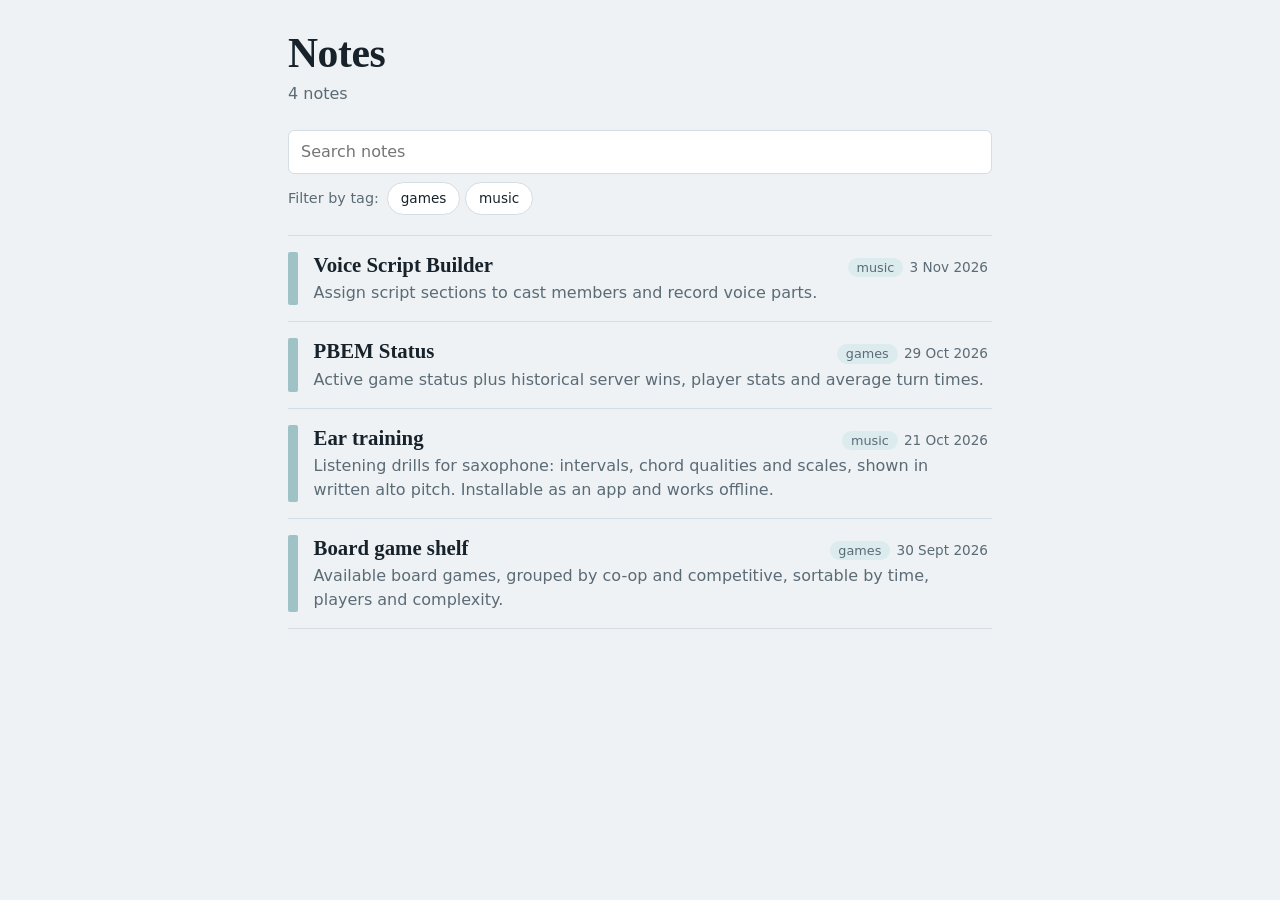
<file: index.html>
<!DOCTYPE html>
<html lang="en">

<head>
  <meta charset="utf-8">
  <meta name="viewport" content="width=device-width, initial-scale=1">
  <title>Notes</title>
  <style>
    :root {
      --bg: #eef2f4;
      --card: #fff;
      --ink: #17222b;
      --mute: #5b6b76;
      --line: #d3dde3;
      --acc: #0b6b73;
      --tint: #dcecee
    }

    @media(prefers-color-scheme:dark) {
      :root:not([data-theme=light]) {
        --bg: #10181d;
        --card: #182229;
        --ink: #e6eef2;
        --mute: #93a5b0;
        --line: #2b3a43;
        --acc: #5cc6cf;
        --tint: #1c3a40
      }
    }

    * {
      box-sizing: border-box
    }

    html {
      scroll-padding-top: 1rem
    }

    body {
      margin: 0;
      background: var(--bg);
      color: var(--ink);
      font: 16px/1.5 system-ui, -apple-system, "Segoe UI", sans-serif;
      padding: 2rem 1rem 4rem
    }

    main {
      max-width: 44rem;
      margin: 0 auto
    }

    h1 {
      font: 700 2.6rem/1.05 Georgia, "Times New Roman", serif;
      margin: 0 0 .4rem;
      letter-spacing: -.01em
    }

    .sub {
      color: var(--mute);
      margin: 0 0 1.5rem
    }

    .tools {
      display: flex;
      gap: .5rem;
      flex-wrap: wrap;
      margin-bottom: 1.25rem
    }

    input[type=search] {
      flex: 1 1 12rem;
      padding: .55rem .75rem;
      font: inherit;
      color: var(--ink);
      background: var(--card);
      border: 1px solid var(--line);
      border-radius: 6px
    }

    input[type=search]:focus-visible,
    .tag:focus-visible,
    .note:focus-visible {
      outline: 2px solid var(--acc);
      outline-offset: 2px
    }

    .tag {
      font: inherit;
      font-size: .85rem;
      padding: .35rem .8rem;
      border: 1px solid var(--line);
      border-radius: 99px;
      background: var(--card);
      color: var(--ink);
      cursor: pointer
    }

    .tag[aria-pressed=true] {
      background: var(--acc);
      border-color: var(--acc);
      color: var(--bg)
    }

    ul {
      list-style: none;
      margin: 0;
      padding: 0;
      border-top: 1px solid var(--line)
    }

    .note {
      display: grid;
      grid-template-columns: .6rem 1fr auto;
      gap: 0 1rem;
      align-items: baseline;
      padding: 1rem .25rem 1rem 0;
      border-bottom: 1px solid var(--line);
      text-decoration: none;
      color: inherit
    }

    .note::before {
      content: "";
      grid-row: 1/3;
      align-self: stretch;
      background: var(--acc);
      border-radius: 2px;
      opacity: .35;
      transition: opacity .15s
    }

    .note:hover::before,
    .note:focus-visible::before {
      opacity: 1
    }

    .note:hover h2,
    .note:focus-visible h2 {
      text-decoration: underline
    }

    h2 {
      font: 700 1.3rem/1.25 Georgia, serif;
      margin: 0;
      grid-column: 2
    }

    .meta {
      color: var(--mute);
      font-size: .85rem;
      text-align: right;
      grid-column: 3;
      grid-row: 1
    }

    .desc {
      grid-column: 2/4;
      margin: .2rem 0 0;
      color: var(--mute)
    }

    .chip {
      display: inline-block;
      background: var(--tint);
      border-radius: 99px;
      padding: 0 .55rem;
      margin-right: .4rem;
      font-size: .8rem
    }

    .tagrow {
      flex: 1 1 100%;
      display: flex;
      flex-wrap: wrap;
      align-items: center;
      gap: .5rem
    }

    .lbl {
      color: var(--mute);
      font-size: .9rem
    }

    .empty {
      padding: 1.25rem 0;
      color: var(--mute)
    }

    @media(max-width:30rem) {
      .note {
        grid-template-columns: .6rem 1fr
      }

      .meta {
        grid-column: 2;
        grid-row: auto;
        text-align: left
      }

      .desc {
        grid-column: 2
      }
    }
  </style>
</head>

<body>
  <main>
    <h1>Notes</h1>
    <p class="sub" id="count"></p>
    <div class="tools">
      <input type="search" id="q" placeholder="Search notes" aria-label="Search notes">
      <div class="tagrow"><span class="lbl" id="lbl">Filter by tag:</span><span id="tags" role="group"
          aria-labelledby="lbl"></span></div>
    </div>
    <ul id="list"></ul>
    <p class="empty" id="none" hidden>No notes match. Try a different search or clear the tag filter.</p>
  </main>
  <script>
    // To add a note: save it as an .html file next to this page, then add a line here.
    const notes = [
      { title: "Board game shelf", href: "board-games.html", desc: "Available board games, grouped by co-op and competitive, sortable by time, players and complexity. ", tags: ["games"], date: "2026-09-30" },
      { title: "Ear training", href: "ear-training/", desc: "Listening drills for saxophone: intervals, chord qualities and scales, shown in written alto pitch. Installable as an app and works offline.", tags: ["music"], date: "2026-10-21" },
      { title: "PBEM Status", href: "pbem-status/", desc: "Active game status plus historical server wins, player stats and average turn times.", tags: ["games"], date: "2026-10-29" },
      { title: "Voice Script Builder", href: "voice-script-builder/", desc: "Assign script sections to cast members and record voice parts.", tags: ["music"], date: "2026-11-03" }
    ];
    const $ = id => document.getElementById(id);
    const esc = s => s.replace(/&/g, "&amp;").replace(/</g, "&lt;").replace(/"/g, "&quot;");
    let tag = null;
    const allTags = [...new Set(notes.flatMap(n => n.tags))].sort();
    $("tags").innerHTML = allTags.map(t => `<button class="tag" aria-pressed="false" data-t="${esc(t)}">${esc(t)}</button>`).join(" ");
    $("tags").addEventListener("click", e => {
      const b = e.target.closest("button"); if (!b) return;
      tag = tag === b.dataset.t ? null : b.dataset.t;
      document.querySelectorAll(".tag").forEach(x => x.setAttribute("aria-pressed", x.dataset.t === tag));
      render();
    });
    $("q").addEventListener("input", render);
    function render() {
      const q = $("q").value.trim().toLowerCase();
      const shown = notes.filter(n => (!tag || n.tags.includes(tag)) && (!q || (n.title + " " + n.desc + " " + n.tags.join(" ")).toLowerCase().includes(q)))
        .sort((a, b) => b.date.localeCompare(a.date) || a.title.localeCompare(b.title));
      $("list").innerHTML = shown.map(n => `<li><a class="note" href="${esc(n.href)}"><h2>${esc(n.title)}</h2><span class="meta">${n.tags.map(t => `<span class="chip">${esc(t)}</span>`).join("")}${new Date(n.date + "T00:00").toLocaleDateString("en-GB", { day: "numeric", month: "short", year: "numeric" })}</span><p class="desc">${esc(n.desc)}</p></a></li>`).join("");
      $("none").hidden = shown.length > 0;
      $("count").textContent = notes.length + (notes.length === 1 ? " note" : " notes") + (shown.length !== notes.length ? ", " + shown.length + " shown" : "");
    }
    render();
  </script>
</body>

</html>
</file>
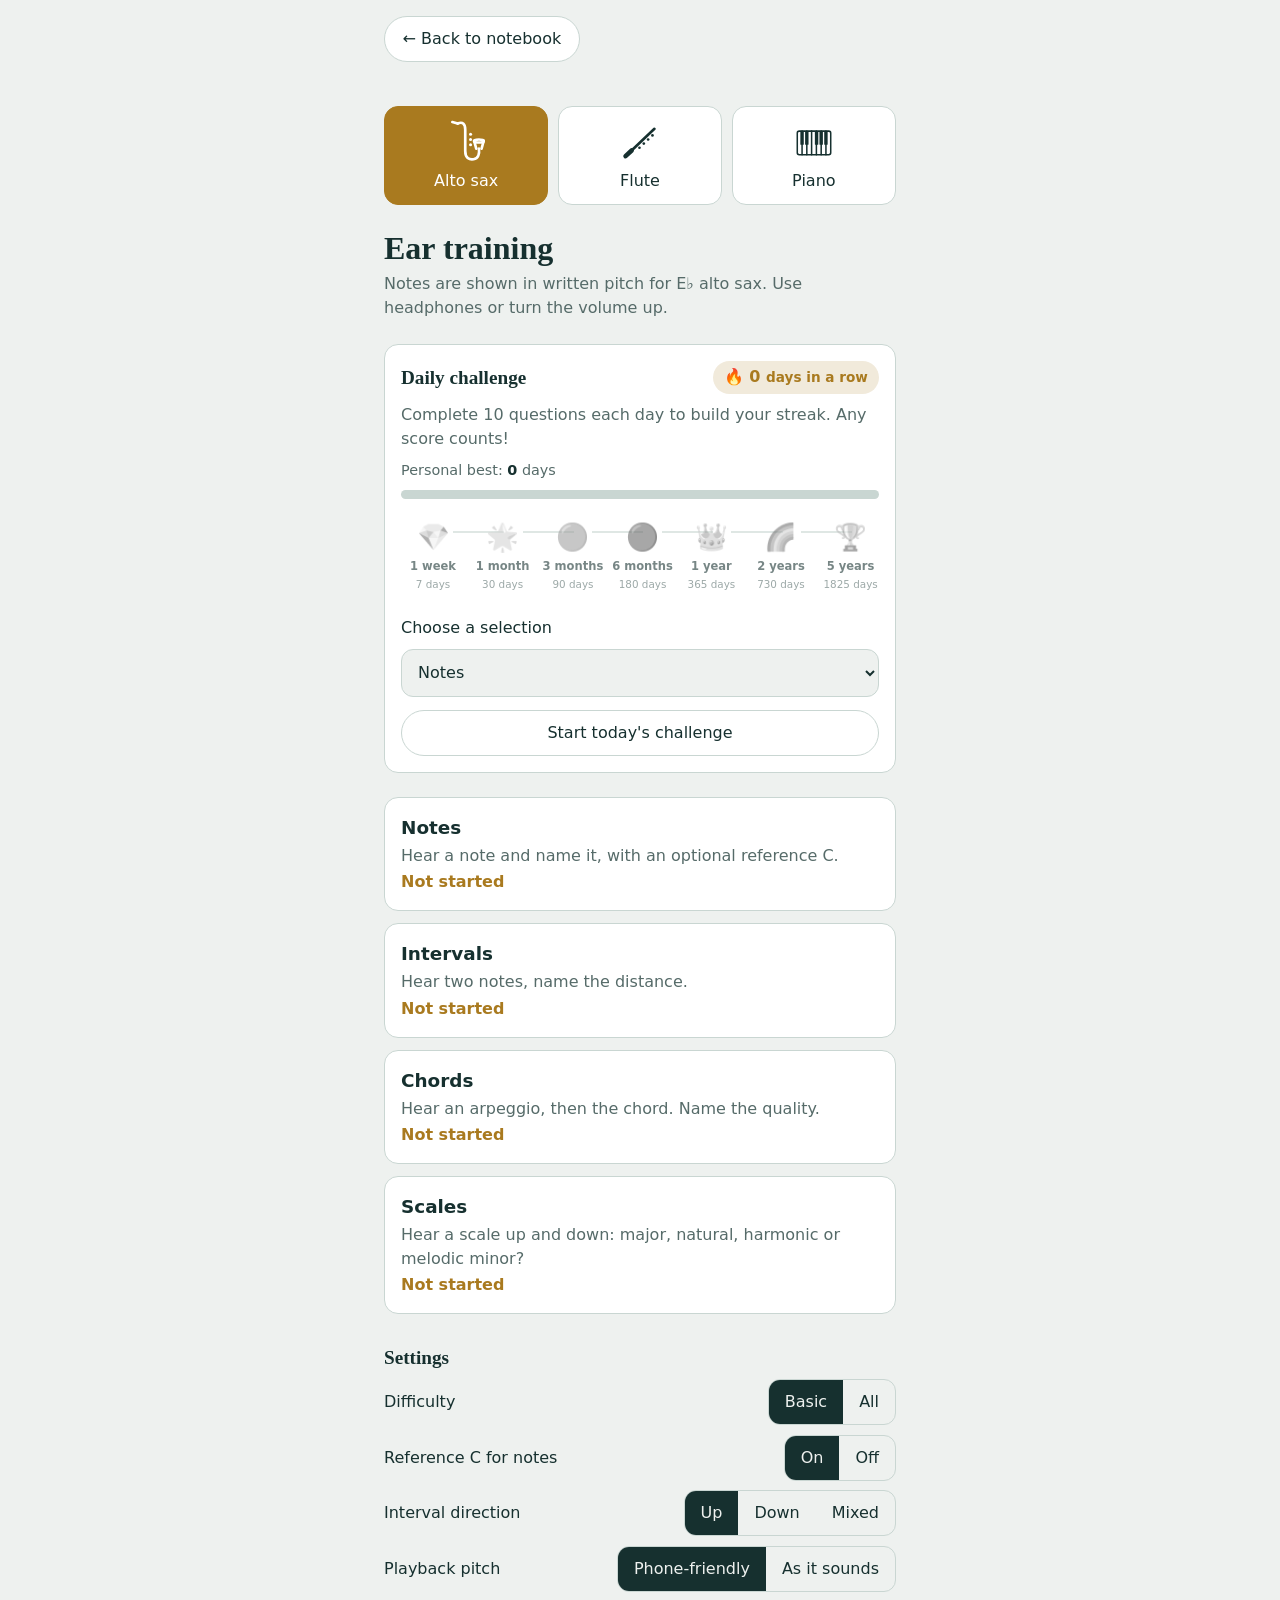
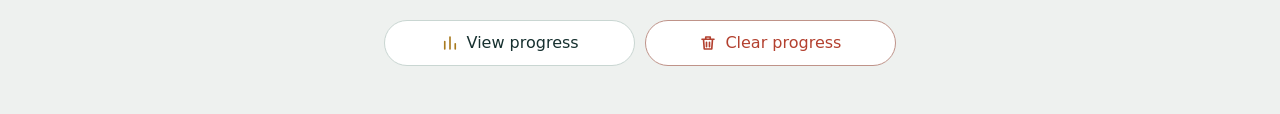
<file: ear-training/index.html>
<!doctype html>
<html lang="en">
<head>
<meta charset="utf-8">
<meta name="viewport" content="width=device-width, initial-scale=1, viewport-fit=cover">
<title>Ear Training</title>
<link rel="manifest" href="manifest.webmanifest">
<link rel="apple-touch-icon" href="icon-192.png">
<meta name="theme-color" content="#1f3b3a">
<meta name="mobile-web-app-capable" content="yes">
<meta name="apple-mobile-web-app-capable" content="yes">
<meta name="apple-mobile-web-app-title" content="Ear Training">
<link rel="stylesheet" href="app.css">
</head>
<body>
<nav class="notebook-nav" aria-label="Notebook navigation">
  <a class="btn notebook-home" href="../index.html">← Back to notebook</a>
</nav>
<main id="app"></main>
<script src="instruments.js"></script>
<script src="audio.js"></script>
<script src="drills.js"></script>
<script src="app.js"></script>
</body>
</html>
</file>
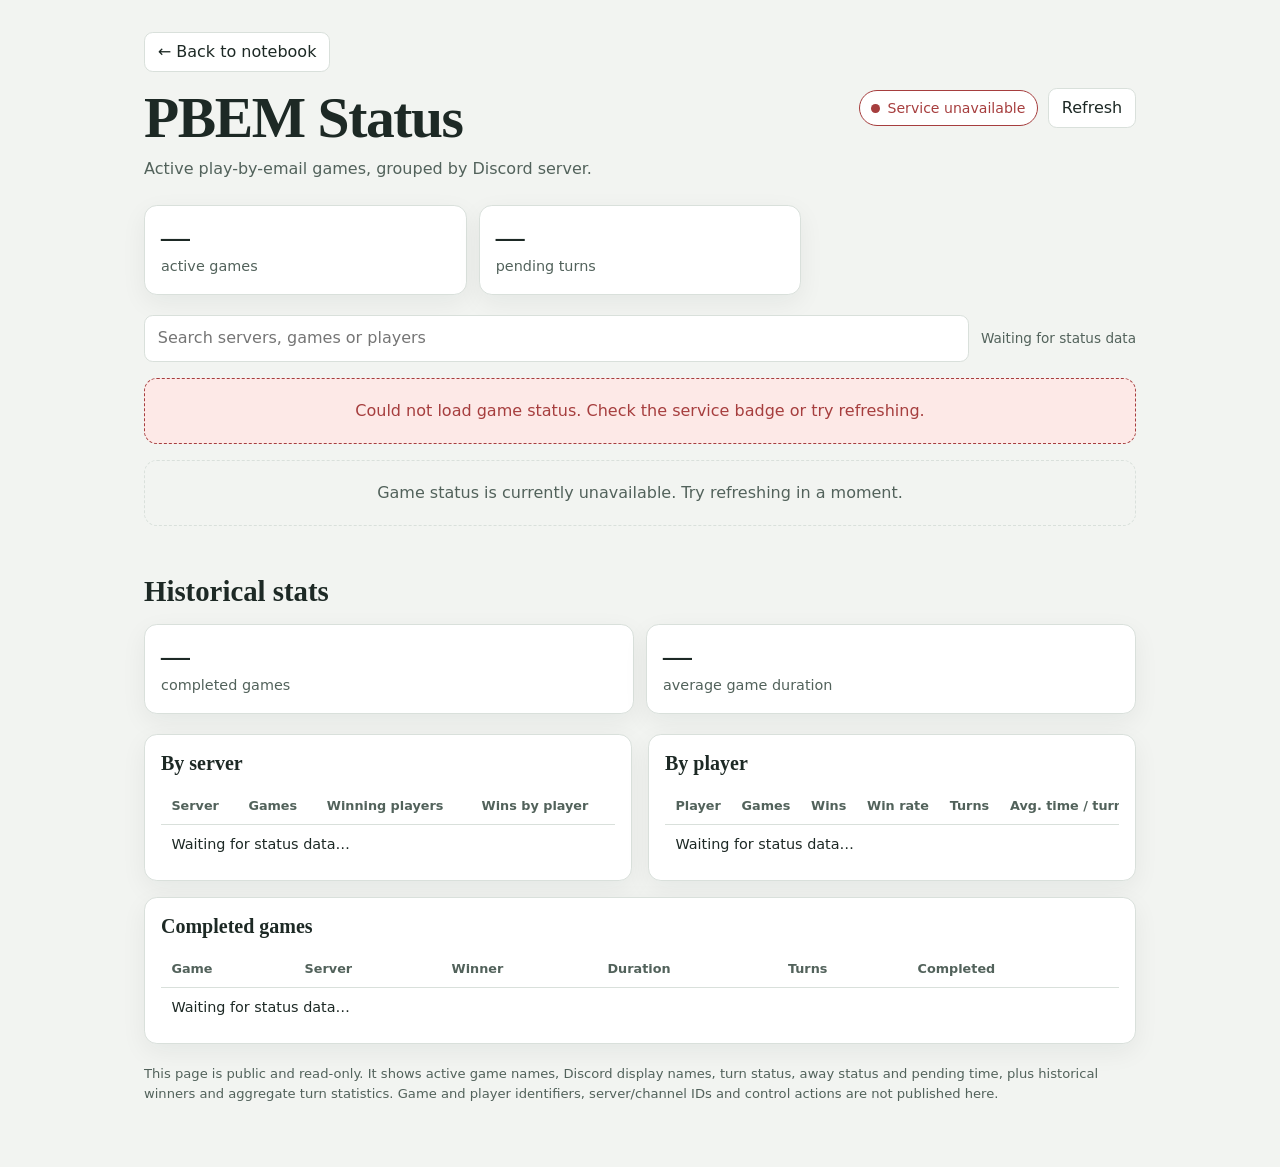
<file: pbem-status/index.html>
<!DOCTYPE html>
<html lang="en">

<head>
  <meta charset="utf-8">
  <meta name="viewport" content="width=device-width, initial-scale=1">
  <meta name="description" content="Active and historical stats for play-by-email games.">
  <meta name="color-scheme" content="light dark">
  <title>PBEM Status</title>
  <link rel="stylesheet" href="app.css">
</head>

<body>
  <main>
    <a class="notebook-home" href="../index.html">← Back to notebook</a>
    <header>
      <div>
        <h1>PBEM Status</h1>
        <p class="subtitle">Active play-by-email games, grouped by Discord server.</p>
      </div>
      <div class="header-tools">
        <span class="health" id="health" data-state="checking" role="status" aria-live="polite">Checking service</span>
        <button id="refresh" type="button">Refresh</button>
      </div>
    </header>

    <section class="summary" aria-label="Active game summary">
      <div class="metric"><strong id="game-count">—</strong><span>active games</span></div>
      <div class="metric"><strong id="pending-count">—</strong><span>pending turns</span></div>
    </section>

    <div class="filters">
      <input id="search" type="search" placeholder="Search servers, games or players" aria-label="Search servers, games or players">
      <p id="updated" role="status" aria-live="polite">Waiting for status data</p>
    </div>

    <p class="message" id="warning" role="alert" hidden></p>
    <section id="games" aria-label="Active games">
      <p class="message" id="message">Loading active games…</p>
      <noscript><p class="message">This page needs JavaScript to load game status.</p></noscript>
    </section>

    <section class="history" aria-labelledby="history-heading">
      <h2 id="history-heading">Historical stats</h2>
      <div class="summary history-summary" aria-label="Completed game summary">
        <div class="metric"><strong id="completed-game-count">—</strong><span>completed games</span></div>
        <div class="metric"><strong id="average-game-duration">—</strong><span>average game duration</span></div>
      </div>
      <div class="history-tables">
        <section class="history-panel" aria-labelledby="server-stats-heading">
          <h3 id="server-stats-heading">By server</h3>
          <div class="table-wrap">
            <table>
              <thead><tr><th scope="col">Server</th><th scope="col">Games</th><th scope="col">Winning players</th><th scope="col">Wins by player</th></tr></thead>
              <tbody id="server-stats"><tr><td colspan="4">Waiting for status data…</td></tr></tbody>
            </table>
          </div>
        </section>
        <section class="history-panel" aria-labelledby="player-stats-heading">
          <h3 id="player-stats-heading">By player</h3>
          <div class="table-wrap">
            <table>
              <thead><tr><th scope="col">Player</th><th scope="col">Games</th><th scope="col">Wins</th><th scope="col">Win rate</th><th scope="col">Turns</th><th scope="col">Avg. time / turn</th></tr></thead>
              <tbody id="player-stats"><tr><td colspan="6">Waiting for status data…</td></tr></tbody>
            </table>
          </div>
        </section>
        <section class="history-panel history-games" aria-labelledby="completed-games-heading">
          <h3 id="completed-games-heading">Completed games</h3>
          <div class="table-wrap">
            <table>
              <thead><tr><th scope="col">Game</th><th scope="col">Server</th><th scope="col">Winner</th><th scope="col">Duration</th><th scope="col">Turns</th><th scope="col">Completed</th></tr></thead>
              <tbody id="completed-games"><tr><td colspan="6">Waiting for status data…</td></tr></tbody>
            </table>
          </div>
        </section>
      </div>
    </section>

    <p class="disclosure">This page is public and read-only. It shows active game names, Discord display names,
      turn status, away status and pending time, plus historical winners and aggregate turn statistics. Game and player
      identifiers, server/channel IDs and control actions are not published here.</p>
  </main>

  <script src="config.js"></script>
  <script>
    "use strict";

    const apiBase = typeof window.PBEM_STATUS_API_BASE === "string"
      ? window.PBEM_STATUS_API_BASE.trim().replace(/\/+$/, "")
      : "";
    const REQUEST_TIMEOUT_MS = 10000;
    const WAKE_HINT_MS = 4000;
    const STALL_WARN_RATIO = 0.75;
    const DAY_MS = 86400000;

    const health = document.getElementById("health");
    const gamesNode = document.getElementById("games");
    const warning = document.getElementById("warning");
    const refreshButton = document.getElementById("refresh");
    const search = document.getElementById("search");
    const collapsedServers = new Set();
    let games = [];
    let completedGames = [];
    let playerStats = [];
    let totals = {};
    let lastUpdated = null;

    function setHealth(state, text) {
      health.dataset.state = state;
      health.textContent = text;
    }

    function element(tag, className, text) {
      const node = document.createElement(tag);
      if (className) node.className = className;
      if (text !== undefined) node.textContent = text;
      return node;
    }

    function durationSince(value) {
      const start = Date.parse(value);
      if (!Number.isFinite(start)) return "time unknown";
      const minutes = Math.max(0, Math.floor((Date.now() - start) / 60000));
      if (minutes < 1) return "just now";
      if (minutes < 60) return `${minutes}m`;
      const hours = Math.floor(minutes / 60);
      if (hours < 24) return `${hours}h ${minutes % 60}m`;
      const days = Math.floor(hours / 24);
      return `${days}d ${hours % 24}h`;
    }

    function agoText(value) {
      const elapsed = durationSince(value);
      return elapsed === "just now" || elapsed === "time unknown" ? elapsed : `${elapsed} ago`;
    }

    function formatDate(value) {
      const date = new Date(value);
      if (!Number.isFinite(date.getTime())) return "date unavailable";
      return new Intl.DateTimeFormat(undefined, {
        dateStyle: "medium",
        timeStyle: "short",
      }).format(date);
    }

    function formatDurationMs(value) {
      if (!Number.isFinite(value) || value < 0) return "Not recorded";
      const seconds = Math.round(value / 1000);
      if (seconds < 60) return `${seconds}s`;
      const minutes = Math.floor(seconds / 60);
      if (minutes < 60) return `${minutes}m ${seconds % 60}s`;
      const hours = Math.floor(minutes / 60);
      if (hours < 24) return `${hours}h ${minutes % 60}m`;
      const days = Math.floor(hours / 24);
      return `${days}d ${hours % 24}h`;
    }

    // "none" | "warn" | "late", measured against the game's reminder threshold.
    // Games with reminders off have no threshold, so they are never flagged.
    function stallLevel(pendingSince, reminderDays) {
      if (!(reminderDays > 0)) return "none";
      const start = Date.parse(pendingSince);
      if (!Number.isFinite(start)) return "none";
      const ratio = (Date.now() - start) / (reminderDays * DAY_MS);
      if (ratio >= 1) return "late";
      if (ratio >= STALL_WARN_RATIO) return "warn";
      return "none";
    }

    function applyStall(info) {
      info.dataset.stall = stallLevel(info.dataset.pendingSince, Number(info.dataset.reminderDays));
    }

    function renderPlayer(player, reminderDays) {
      const row = element("li", "player");
      row.append(element("span", "player-name", player.username || "Unknown player"));
      const info = element("span", "player-info");
      const status = player.status === "pending" ? "pending" : "done";
      const state = element("span", "player-state", status === "pending" ? "Pending" : "Done");
      state.dataset.state = status;
      info.append(state);
      if (status === "pending") {
        info.append(element(
          "span",
          "elapsed",
          player.pendingSince ? durationSince(player.pendingSince) : "time unknown",
        ));
        info.append(element("span", "overdue", "overdue"));
        if (player.pendingSince) {
          info.dataset.pendingSince = player.pendingSince;
          info.dataset.reminderDays = String(reminderDays);
          applyStall(info);
        }
      }
      row.append(info);
      return row;
    }

    function pendingPlayers(game) {
      return Array.isArray(game.players)
        ? game.players.filter(player => player.status === "pending")
        : [];
    }

    // Longest wait first; games with nobody pending sink to the bottom.
    function longestPendingMs(game) {
      let longest = -1;
      for (const player of pendingPlayers(game)) {
        const start = Date.parse(player.pendingSince);
        longest = Math.max(longest, Number.isFinite(start) ? Date.now() - start : 0);
      }
      return longest;
    }

    function compareGames(a, b) {
      return longestPendingMs(b) - longestPendingMs(a)
        || (a.name || "").localeCompare(b.name || "");
    }

    function renderGame(game) {
      const card = element("article", "game");
      const heading = element("div", "game-heading");
      heading.append(element("h2", "", game.name || "Unnamed game"));
      const badges = element("div", "badges");
      badges.append(element("span", "badge", game.activeMode || "mode unknown"));
      if (game.mode === "both") badges.append(element("span", "badge", "switchable"));

      const players = Array.isArray(game.players) ? game.players : [];
      for (const player of players.filter(player => player.away === true)) {
        const awayBadge = element("span", "badge", `${player.username || "Player"} away`);
        awayBadge.dataset.kind = "away";
        awayBadge.title = `${player.username || "A player"} is away`;
        badges.append(awayBadge);
      }
      heading.append(badges);
      card.append(heading);

      const pending = pendingPlayers(game).length;
      const done = players.length - pending;
      const reminderDays = Number.isInteger(game.reminderDays) ? game.reminderDays : 0;
      const isSimultaneous = game.activeMode === "simultaneous" && players.length > 0;
      const started = formatDate(game.createdAt);

      const values = [];
      if (isSimultaneous) {
        values.push(["Done", `${done} of ${players.length}`]);
      } else {
        values.push(["Players", players.length], ["Pending", pending]);
      }
      values.push(
        ["Started", started === "date unavailable" ? started : `${started} (${agoText(game.createdAt)})`],
        ["Automated reminders", reminderDays > 0 ? `After ${reminderDays} day${reminderDays === 1 ? "" : "s"} pending` : "Off"],
      );

      const stats = element("p", "stats");
      for (const [label, value] of values) {
        const item = element("span");
        item.append(element("strong", "", `${label}: `), document.createTextNode(String(value)));
        stats.append(item);
      }
      card.append(stats);

      if (isSimultaneous) {
        const bar = element("div", "progress");
        bar.setAttribute("role", "progressbar");
        bar.setAttribute("aria-label", "Players done this round");
        bar.setAttribute("aria-valuemin", "0");
        bar.setAttribute("aria-valuemax", String(players.length));
        bar.setAttribute("aria-valuenow", String(done));
        const fill = element("span");
        fill.style.width = `${Math.round((done / players.length) * 100)}%`;
        bar.append(fill);
        card.append(bar);
      }

      const list = element("ul", "players");
      for (const player of players) list.append(renderPlayer(player, reminderDays));
      card.append(list);
      return card;
    }

    function renderServerGroup(serverName, serverGames, searching) {
      const group = element("details", "server-group");
      group.open = searching || !collapsedServers.has(serverName);
      group.addEventListener("toggle", () => {
        if (searching) return;
        if (group.open) collapsedServers.delete(serverName);
        else collapsedServers.add(serverName);
      });

      const summary = element("summary", "server-summary");
      summary.append(element("h2", "server-heading", serverName));
      summary.append(element(
        "span",
        "server-count",
        `${serverGames.length} game${serverGames.length === 1 ? "" : "s"}`,
      ));
      group.append(summary);

      const list = element("div", "server-games");
      for (const game of serverGames.slice().sort(compareGames)) list.append(renderGame(game));
      group.append(list);
      return group;
    }

    function render() {
      const query = search.value.trim().toLocaleLowerCase();
      const shown = games.filter(game => {
        const playerNames = Array.isArray(game.players)
          ? game.players.map(player => player.username || "").join(" ")
          : "";
        return `${game.serverName || ""} ${game.name || ""} ${playerNames}`
          .toLocaleLowerCase()
          .includes(query);
      });

      gamesNode.replaceChildren();
      if (shown.length === 0) {
        const text = games.length === 0
          ? "There are no active games right now."
          : "No active games match your search.";
        gamesNode.append(element("p", "message", text));
      } else {
        const groups = new Map();
        for (const game of shown) {
          const serverName = game.serverName || "Unavailable server";
          if (!groups.has(serverName)) groups.set(serverName, []);
          groups.get(serverName).push(game);
        }
        for (const serverName of [...groups.keys()].sort((a, b) => a.localeCompare(b))) {
          gamesNode.append(renderServerGroup(serverName, groups.get(serverName), query !== ""));
        }
      }

      const pendingTurns = games.reduce((total, game) => total + pendingPlayers(game).length, 0);
      document.getElementById("game-count").textContent = String(games.length);
      document.getElementById("pending-count").textContent = String(pendingTurns);
      document.getElementById("updated").textContent = lastUpdated
        ? `Updated ${formatDate(lastUpdated)}${shown.length === games.length ? "" : ` · Showing ${shown.length} of ${games.length}`}`
        : "Waiting for status data";
      updatePendingTimers();
    }

    function updatePendingTimers() {
      for (const info of document.querySelectorAll("[data-pending-since]")) {
        const timer = info.querySelector(".elapsed");
        if (timer) timer.textContent = durationSince(info.dataset.pendingSince);
        applyStall(info);
      }
    }

    function appendTableRow(body, values) {
      const row = element("tr");
      for (const value of values) row.append(element("td", "", value));
      body.append(row);
    }

    function showEmptyTable(body, columns, message) {
      const row = element("tr");
      const cell = element("td", "", message);
      cell.colSpan = columns;
      row.append(cell);
      body.replaceChildren(row);
    }

    function renderHistory() {
      const servers = new Map();
      for (const game of completedGames) {
        const serverName = game.serverName || "Unavailable server";
        if (!servers.has(serverName)) servers.set(serverName, { games: 0, winners: new Map() });
        const server = servers.get(serverName);
        server.games += 1;
        if (game.winner) {
          server.winners.set(game.winner, (server.winners.get(game.winner) || 0) + 1);
        }
      }

      const serverBody = document.getElementById("server-stats");
      const serverRows = [...servers.entries()].sort(([a], [b]) => a.localeCompare(b));
      if (serverRows.length === 0) {
        showEmptyTable(serverBody, 4, "No completed games yet.");
      } else {
        serverBody.replaceChildren();
        for (const [serverName, server] of serverRows) {
          const winnerSummary = [...server.winners.entries()]
            .sort(([nameA, winsA], [nameB, winsB]) => winsB - winsA || nameA.localeCompare(nameB))
            .map(([name, wins]) => `${name} (${wins})`)
            .join(", ") || "No winner recorded";
          appendTableRow(serverBody, [serverName, String(server.games), String(server.winners.size), winnerSummary]);
        }
      }

      const playerBody = document.getElementById("player-stats");
      if (playerStats.length === 0) {
        showEmptyTable(playerBody, 6, "No player stats yet.");
      } else {
        playerBody.replaceChildren();
        for (const player of playerStats) {
          const played = Number.isFinite(player.gamesPlayed) ? player.gamesPlayed : 0;
          const wins = Number.isFinite(player.wins) ? player.wins : 0;
          const winRate = played > 0 ? `${Math.round((wins / played) * 100)}%` : "—";
          appendTableRow(playerBody, [
            player.username || "Unknown player",
            String(played),
            String(wins),
            winRate,
            String(Number.isFinite(player.completedTurns) ? player.completedTurns : 0),
            formatDurationMs(player.averageTurnDurationMs),
          ]);
        }
      }

      const completedBody = document.getElementById("completed-games");
      if (completedGames.length === 0) {
        showEmptyTable(completedBody, 6, "No completed games yet.");
      } else {
        completedBody.replaceChildren();
        for (const game of completedGames.slice().sort((a, b) => Date.parse(b.completedAt) - Date.parse(a.completedAt))) {
          appendTableRow(completedBody, [
            game.name || "Unnamed game",
            game.serverName || "Unavailable server",
            game.winner || "Not recorded",
            formatDurationMs(game.durationMs),
            Number.isFinite(game.completedTurns) ? String(game.completedTurns) : "—",
            formatDate(game.completedAt),
          ]);
        }
      }

      const completedCount = Number.isFinite(totals.completedGames)
        ? totals.completedGames
        : completedGames.length;
      document.getElementById("completed-game-count").textContent = String(completedCount);
      document.getElementById("average-game-duration").textContent = formatDurationMs(totals.averageGameDurationMs);
    }

    // Fetch JSON with a hard timeout so a sleeping backend cannot hang the page.
    async function fetchJson(path) {
      const controller = new AbortController();
      const timer = window.setTimeout(() => controller.abort(), REQUEST_TIMEOUT_MS);
      try {
        const response = await fetch(`${apiBase}${path}`, { cache: "no-store", signal: controller.signal });
        const body = await response.json();
        return { ok: response.ok, status: response.status, body };
      } finally {
        window.clearTimeout(timer);
      }
    }

    async function checkHealth() {
      if (!apiBase) {
        setHealth("unhealthy", "API URL not configured");
        return;
      }
      try {
        const { ok, body } = await fetchJson("/api/health");
        if (ok && body.status === "healthy") {
          setHealth("healthy", "Service healthy");
        } else {
          setHealth("unhealthy", "Service unavailable");
        }
      } catch {
        setHealth("unhealthy", "Service unavailable");
      }
    }

    async function loadGames() {
      if (!apiBase) {
        warning.dataset.kind = "error";
        warning.textContent = "The PBEM API URL has not been configured for this page.";
        warning.hidden = false;
        gamesNode.replaceChildren(element(
          "p",
          "message",
          "Add the bot's Production Vercel origin to pbem-status/config.js.",
        ));
        setHealth("unhealthy", "API URL not configured");
        return;
      }

      refreshButton.disabled = true;
      // Neon's free compute sleeps when idle; say so if the first load is slow.
      const wakeHint = window.setTimeout(() => {
        const message = document.getElementById("message");
        if (message && games.length === 0) {
          message.textContent = "Still loading. The database may be waking up…";
        }
      }, WAKE_HINT_MS);

      let failed = false;
      try {
        const { ok, status, body } = await fetchJson("/api/public-games");
        if (!ok) throw new Error(`Status API returned ${status}`);
        if (!Array.isArray(body.games)) throw new Error("Status API returned an invalid response");
        games = body.games;
        completedGames = Array.isArray(body.completedGames) ? body.completedGames : [];
        playerStats = Array.isArray(body.playerStats) ? body.playerStats : [];
        totals = body.totals && typeof body.totals === "object" ? body.totals : {};
        lastUpdated = body.generatedAt || new Date().toISOString();
        warning.hidden = true;
        setHealth("healthy", "Service healthy");
        render();
        renderHistory();
      } catch (error) {
        failed = true;
        console.error("Could not load active game status:", error);
        warning.dataset.kind = "error";
        warning.textContent = lastUpdated
          ? `Could not refresh status. Showing data from ${formatDate(lastUpdated)}.`
          : "Could not load game status. Check the service badge or try refreshing.";
        warning.hidden = false;
        if (games.length === 0) {
          gamesNode.replaceChildren(element(
            "p",
            "message",
            "Game status is currently unavailable. Try refreshing in a moment.",
          ));
          document.getElementById("game-count").textContent = "—";
          document.getElementById("pending-count").textContent = "—";
        }
      } finally {
        window.clearTimeout(wakeHint);
        refreshButton.disabled = false;
      }
      // A successful games request already proves the service is up; only
      // probe /api/health when it failed, to explain why.
      if (failed) await checkHealth();
    }

    refreshButton.addEventListener("click", loadGames);
    search.addEventListener("input", render);
    loadGames();
    // Re-evaluates elapsed text and overdue colouring locally; no network calls.
    window.setInterval(updatePendingTimers, 60000);
  </script>
</body>

</html>
</file>
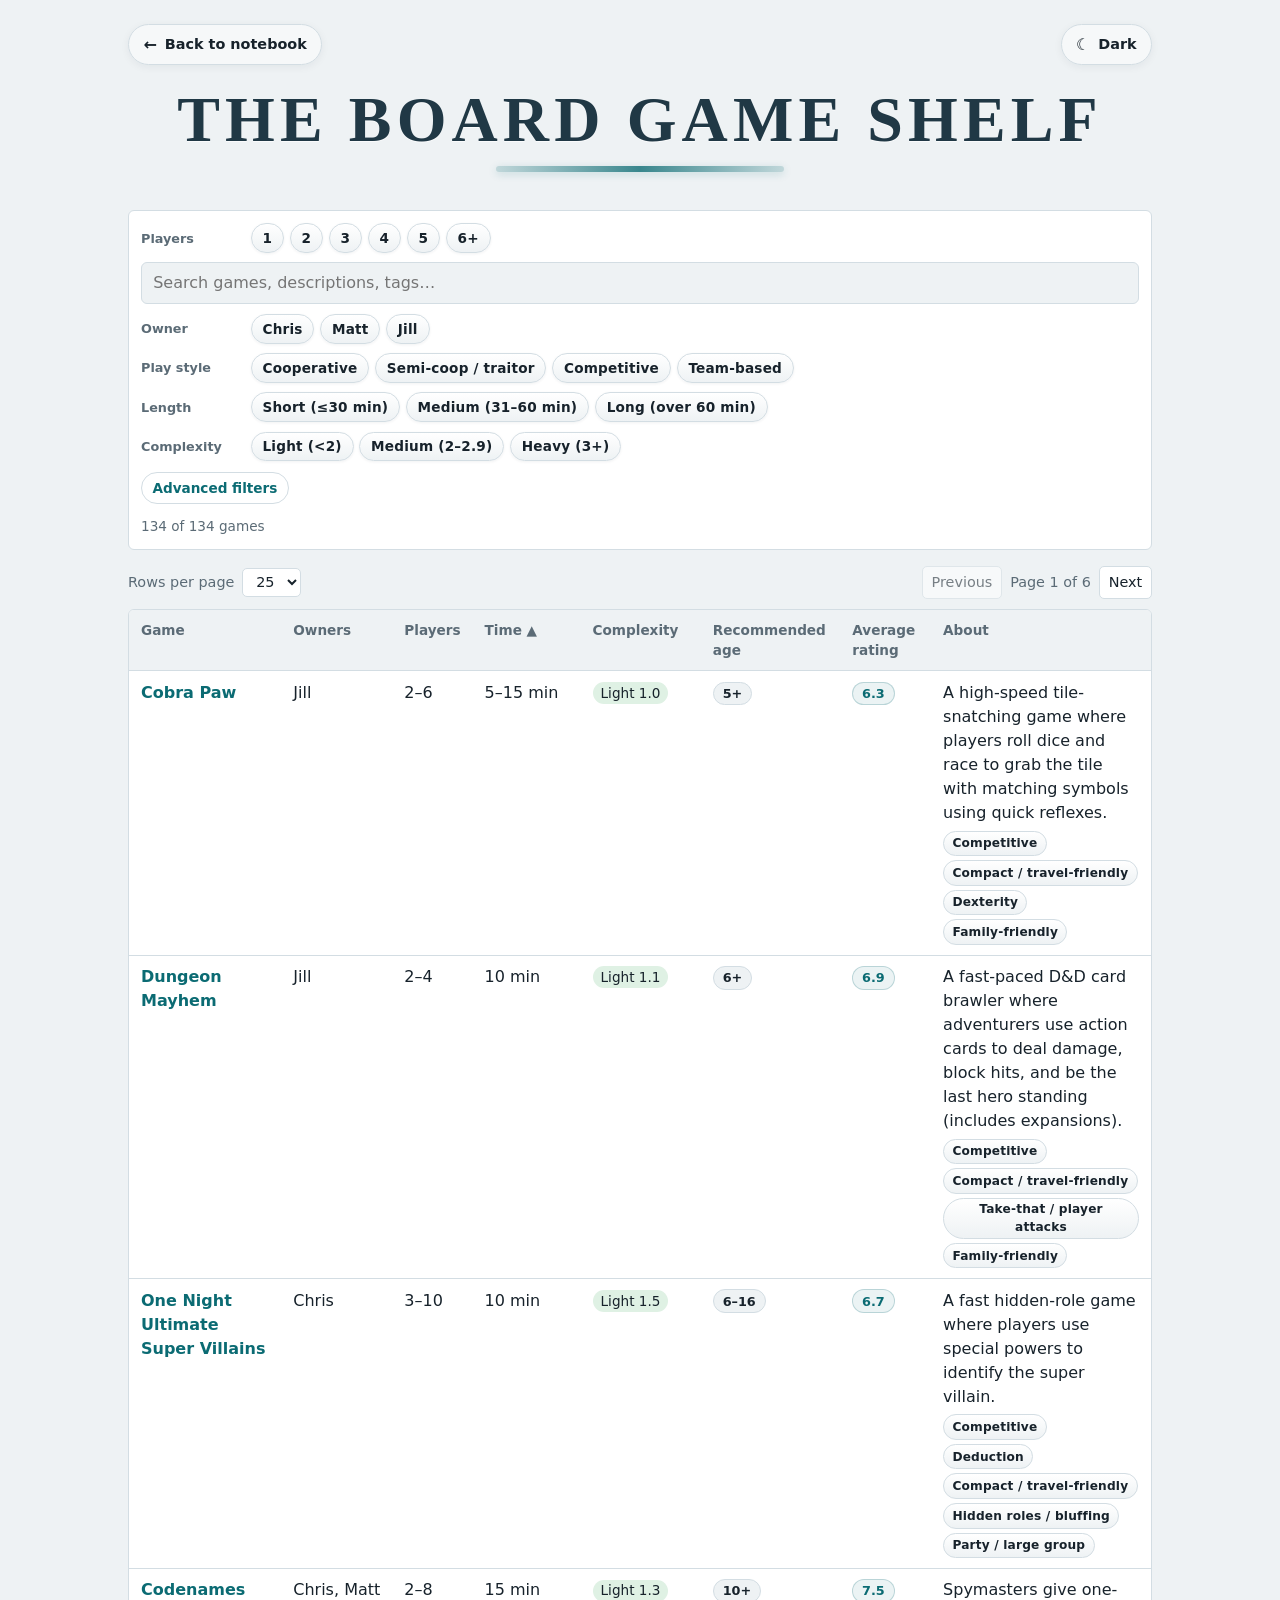
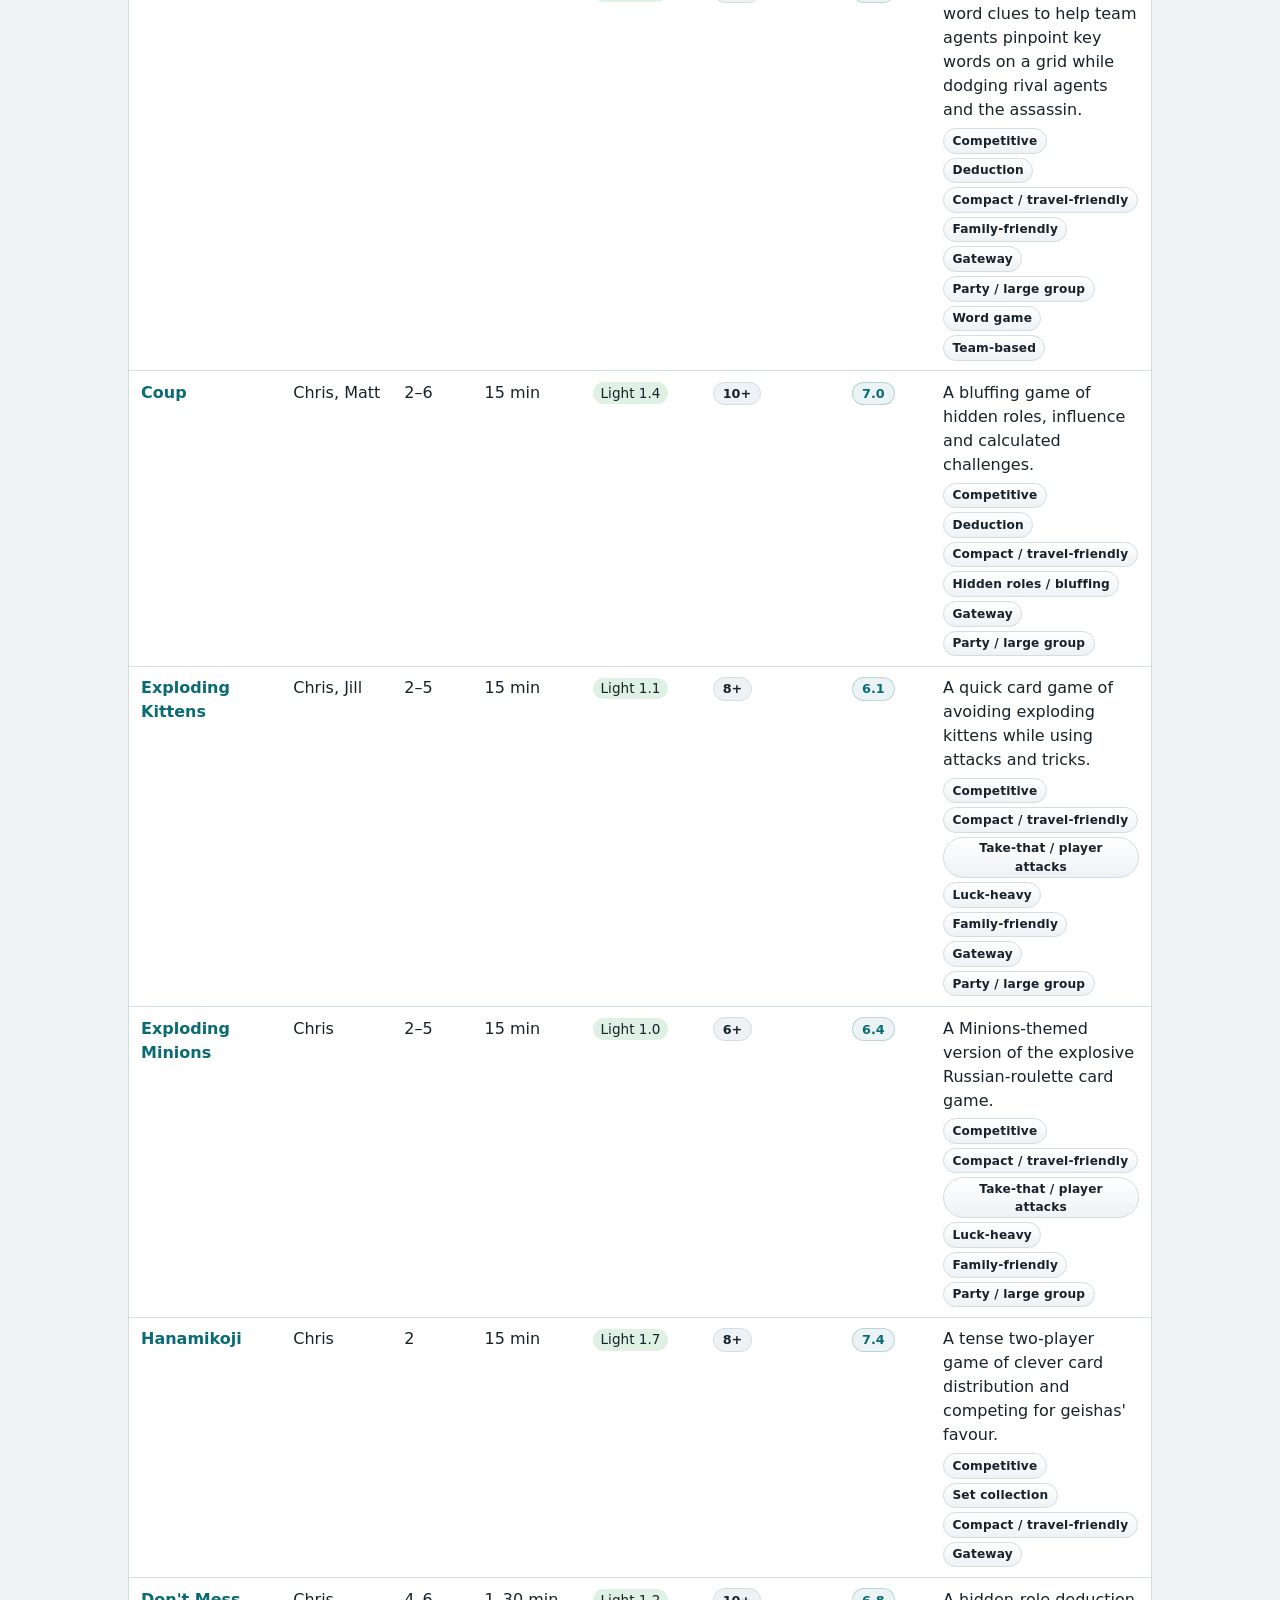
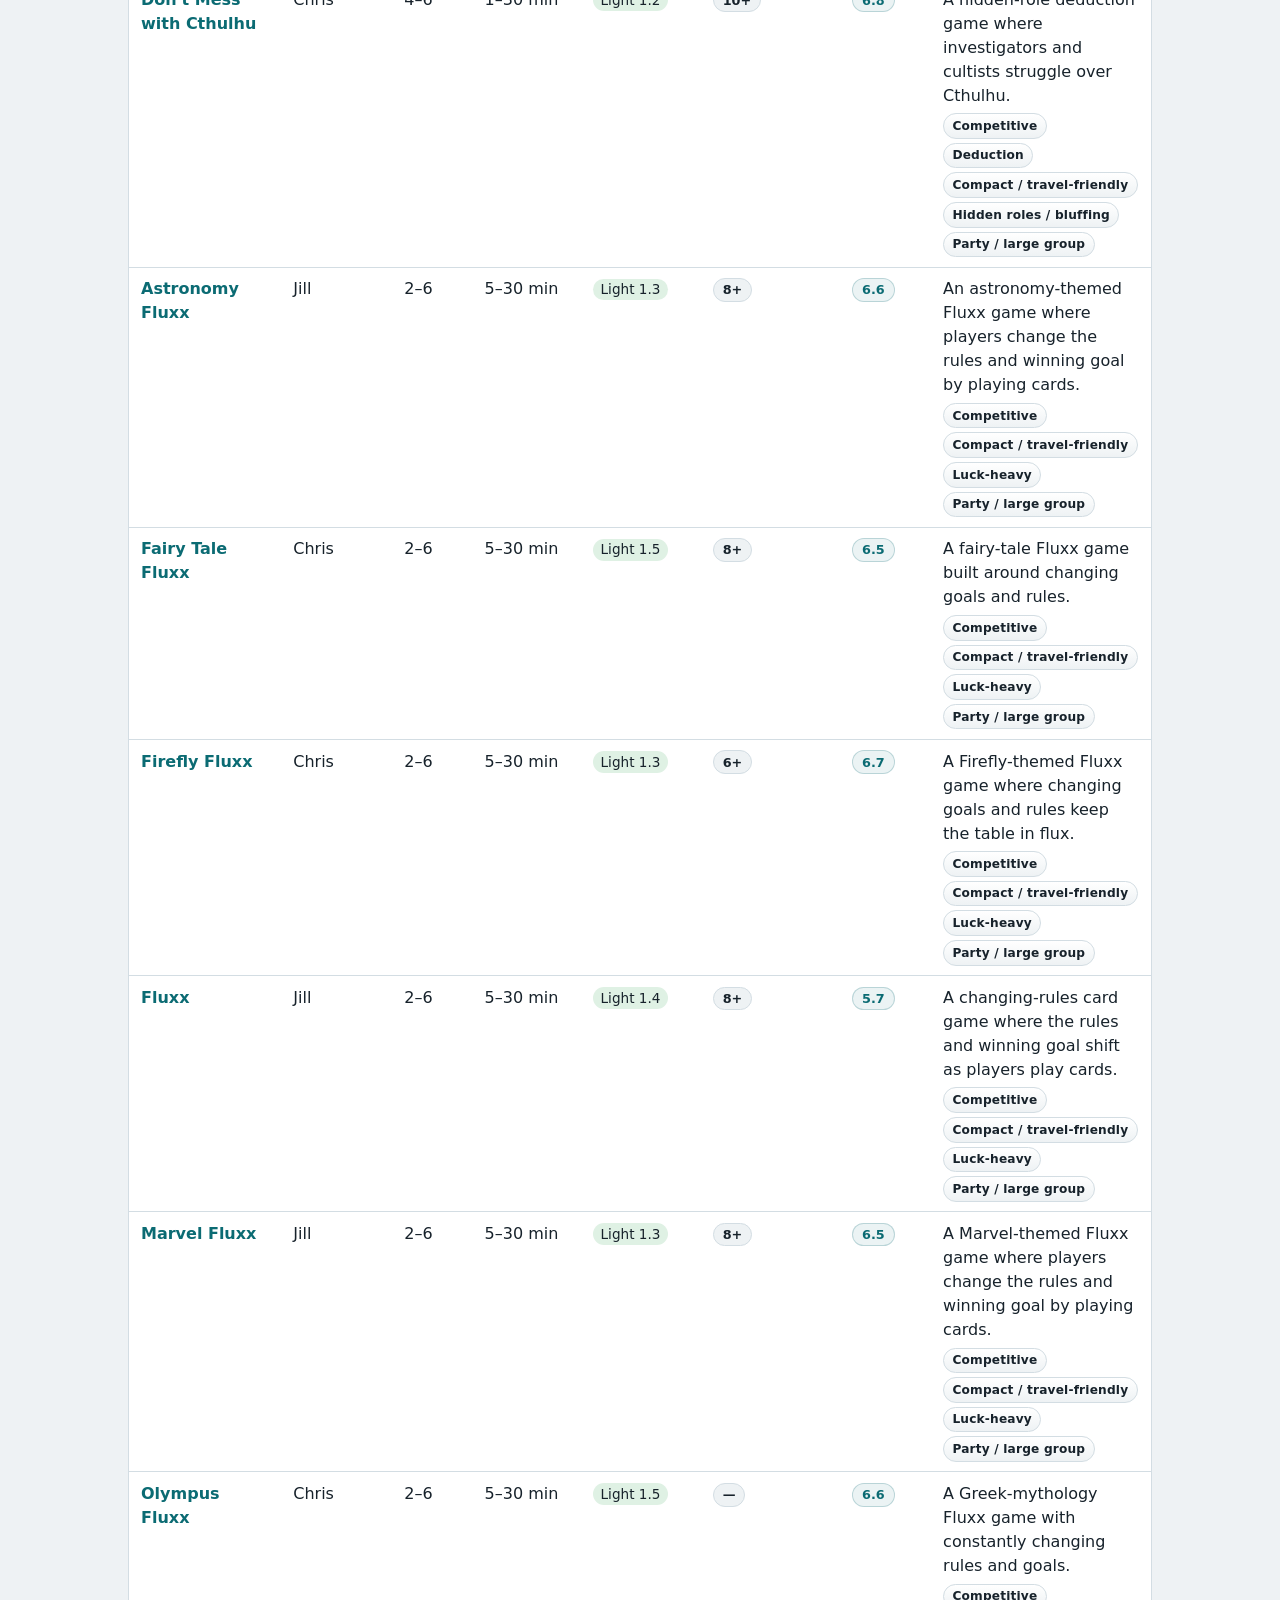
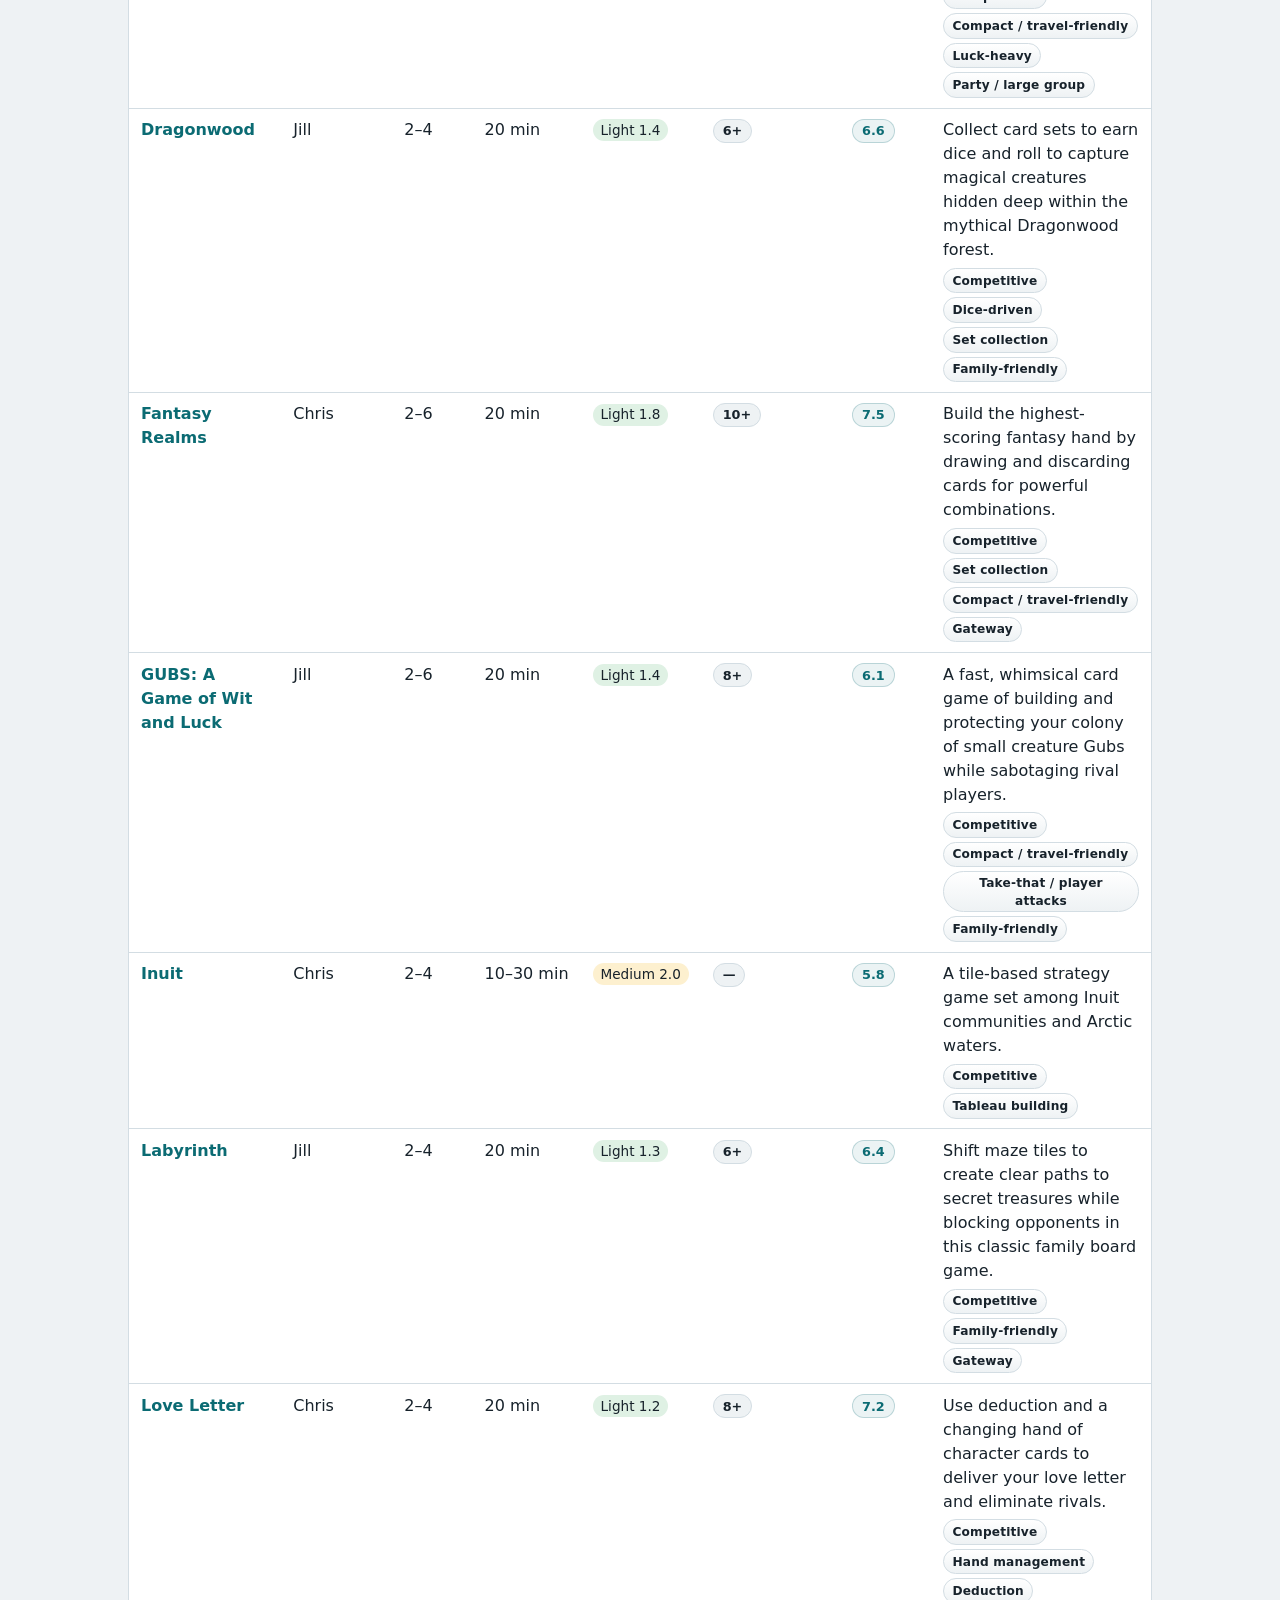
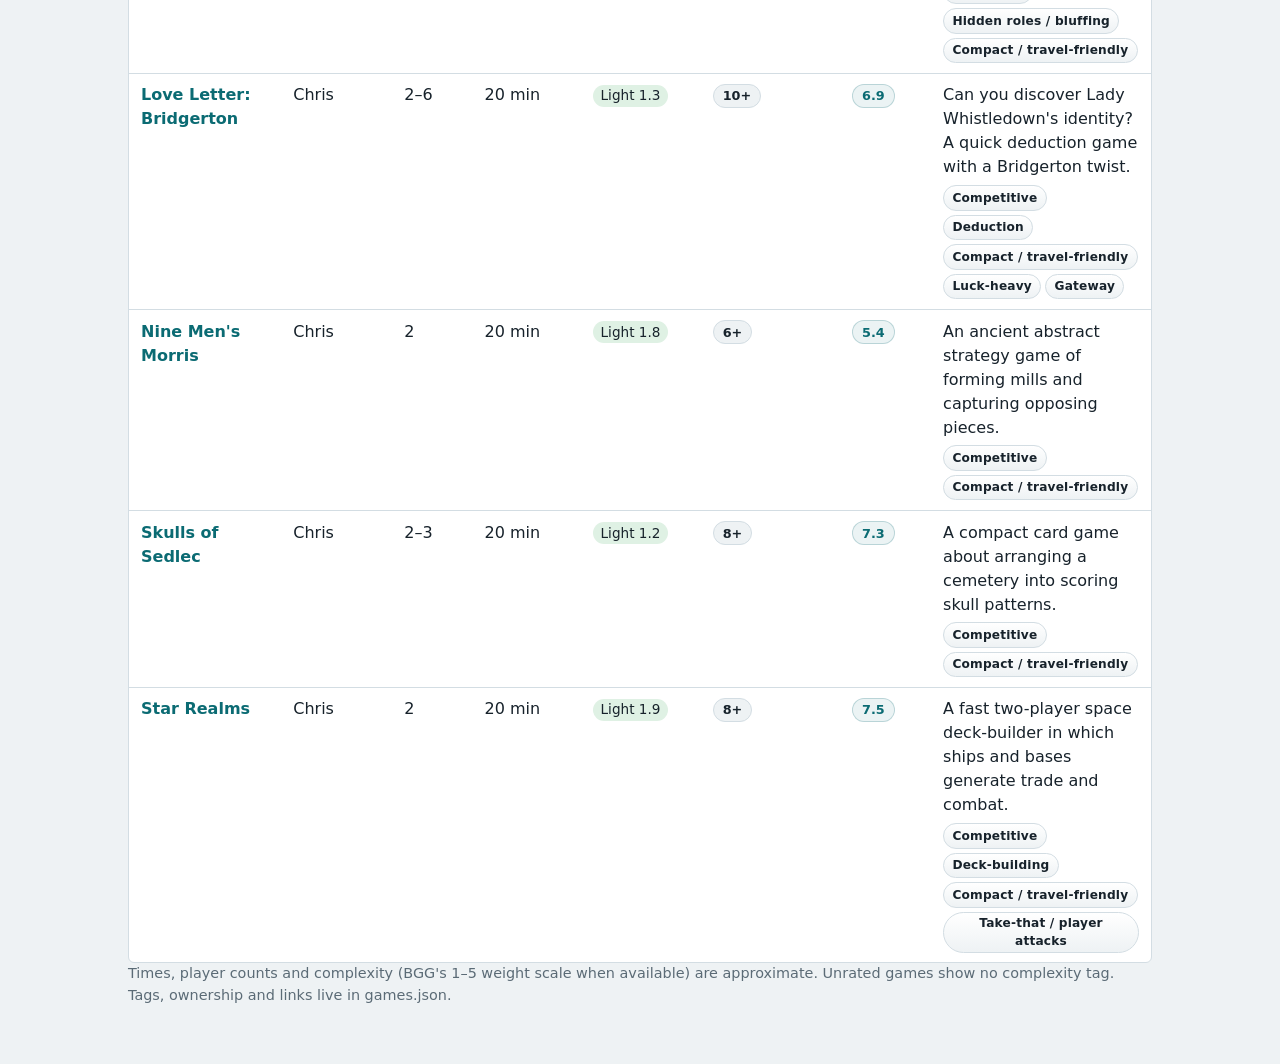
<file: board-games.html>
<!DOCTYPE html>
<html lang="en">

<head>
  <meta charset="utf-8">
  <meta name="viewport" content="width=device-width, initial-scale=1">
  <title>The board game shelf</title>
  <link rel="stylesheet" href="board-games.css">
  <script>
    // Apply a saved theme before first paint to avoid a flash. No saved choice = follow the OS.
    try { const t = localStorage.getItem("theme"); if (t === "dark" || t === "light") document.documentElement.dataset.theme = t; } catch (e) { }
  </script>
</head>

<body>
  <main>
    <header class="page-header">
      <div class="back-wrap">
        <a class="back" href="./index.html">Back to notebook</a>
        <button type="button" class="theme-toggle" id="theme-toggle"><span class="theme-toggle__icon" aria-hidden="true"></span><span class="theme-toggle__text"></span></button>
      </div>
      <div class="title-block">
        <h1>The Board Game Shelf</h1>
      </div>
    </header>

    <div class="mobile-actions">
      <button type="button" class="mobile-filter-toggle" aria-expanded="false" aria-controls="filter-drawer">Filters</button>
    </div>

    <div class="filter-overlay" aria-hidden="true"></div>

    <aside id="filter-drawer" class="filter-drawer" aria-label="Game filters">
      <div class="filter-drawer__header">
        <h2>Filters</h2>
        <button type="button" class="close-drawer" aria-label="Close filters">Close</button>
      </div>
      <div class="controls">
        <div class="fgroup fgroup--first" role="group" aria-label="Number of players"><span class="flabel">Players</span><span id="pcount"></span></div>
        <input id="q" type="search" placeholder="Search games, descriptions, tags…" aria-label="Search games" autocomplete="off">
        <div id="filters"></div>
        <p class="status"><span id="count" aria-live="polite"></span> <button id="clear" type="button" hidden>Clear all</button></p>
      </div>
    </aside>

    <div id="out"></div>
    <p class="note note--flush">Times, player counts and complexity (BGG's 1–5 weight scale when available) are approximate. Unrated games show no complexity tag. Tags,
        ownership and links live in games.json.</p>
  </main>
  <script>
    const cx = w => w === 0 ? ["", "Unrated"] : w < 2 ? ["L", "Light"] : w < 3 ? ["M", "Medium"] : ["H", "Heavy"];
    const fmt = ({ min, max }) => min === max ? min + " min" : min + "–" + max + " min";
    const fmtP = g => g.playersMin === g.playersMax ? "" + g.playersMin : g.playersMin + "–" + g.playersMax;
    const esc = s => String(s).replace(/&/g, "&amp;").replace(/</g, "&lt;").replace(/"/g, "&quot;");
    const ageFor = g => {
      const raw = String(g.recommendedAge ?? "").replace(/[^0-9]/g, "");
      return raw ? Number(raw) : 0;
    };
    const ratingFor = g => Number.isFinite(g.averageRating) ? Number(g.averageRating) : 0;
    const cols = [
      { k: "name", l: "Game", f: (x, y) => x.name.localeCompare(y.name) },
      { k: "owners", l: "Owners" },
      { k: "players", l: "Players", f: (x, y) => x.playersMin - y.playersMin || x.playersMax - y.playersMax },
      { k: "time", l: "Time", f: (x, y) => (x.minutes.min + x.minutes.max) - (y.minutes.min + y.minutes.max) },
      { k: "cx", l: "Complexity", f: (x, y) => x.weight - y.weight },
      { k: "age", l: "Recommended age", f: (x, y) => ageFor(x) - ageFor(y) },
      { k: "rating", l: "Average rating", f: (x, y) => ratingFor(x) - ratingFor(y) },
      { k: "about", l: "About" }];
    let games = [], cats = [], tagById = {};
    const sel = new Set(), exc = new Set(); let players = null, owner = null, ageFilter = null, ratingFilter = null, page = 1, pageSize = 25; // owner and players are optional filters
    const pageSizeKey = "board-games-page-size";
    const sort = { k: "time", d: 1 };
    const $ = id => document.getElementById(id);

    try {
      const savedPageSize = localStorage.getItem(pageSizeKey);
      if (savedPageSize === "25" || savedPageSize === "50") pageSize = Number(savedPageSize);
    } catch (e) { }

    const ownersOf = g => Array.isArray(g.owners) ? g.owners : [g.owner || "Unknown"];
    const hay = g => (g.name + " " + g.description + " " + g.tags.map(t => tagById[t].label).join(" ")).toLowerCase();

    function visible() {
      const terms = $("q").value.toLowerCase().split(/\s+/).filter(Boolean);
      return games.filter(g => {
        if (owner !== null && !ownersOf(g).includes(owner)) return false;
        if (players !== null && (players === "6+" ? g.playersMax < 6 : +players < g.playersMin || +players > g.playersMax)) return false;
        if (ageFilter !== null && ageFor(g) < Number(ageFilter)) return false;
        if (ratingFilter !== null && ratingFor(g) < Number(ratingFilter)) return false;
        if (g.tags.some(t => exc.has(t))) return false;
        if (terms.length) { const h = g._h; if (!terms.every(t => h.includes(t))) return false; }
        return cats.every(c => {
          const picked = c.tags.filter(t => sel.has(t.id));
          return !picked.length || picked.some(t => g.tags.includes(t.id));
        });
      });
    }

    function renderTable() {
      const col = cols.find(c => c.k === sort.k), rows = visible();
      rows.sort((x, y) => sort.d * col.f(x, y) || x.name.localeCompare(y.name));
      $("count").textContent = rows.length + " of " + games.length + " games";
      $("clear").hidden = !sel.size && !exc.size && !$("q").value && players === null && owner === null && ageFilter === null && ratingFilter === null;
      const pageCount = Math.max(1, Math.ceil(rows.length / pageSize));
      page = Math.min(page, pageCount);
      const first = (page - 1) * pageSize;
      const shownRows = rows.slice(first, first + pageSize);
      const pagination = `<nav class="pagination" aria-label="Game list pages">
        <label for="page-size">Rows per page
          <select id="page-size">
            <option value="25"${pageSize === 25 ? " selected" : ""}>25</option>
            <option value="50"${pageSize === 50 ? " selected" : ""}>50</option>
          </select>
        </label>
        <div class="pagination__controls">
          <button type="button" data-page-action="previous"${page === 1 ? " disabled" : ""}>Previous</button>
          <span aria-live="polite">Page ${page} of ${pageCount}</span>
          <button type="button" data-page-action="next"${page === pageCount ? " disabled" : ""}>Next</button>
        </div>
      </nav>`;
      if (!rows.length) { $("out").innerHTML = `<p class="empty">No games match. Try removing a tag or clearing the search.</p>`; return; }
      const shown = new Set(cats.filter(c => c.showInRows).map(c => c.id));
      const body = shownRows.map(g => {
        const [c, l] = cx(g.weight);
        const chips = g.tags.filter(t => shown.has(tagById[t].category))
          .map(t => `<button type="button" class="tag tag--sm${sel.has(t) ? " on" : ""}${exc.has(t) ? " not" : ""}" data-tag="${t}" aria-pressed="${sel.has(t) ? "true" : exc.has(t) ? "mixed" : "false"}">${esc(tagById[t].label)}</button>`).join("");
        const ageText = g.recommendedAge ? esc(g.recommendedAge) : "—";
        const ratingText = g.averageRating ? Number(g.averageRating).toFixed(1) : "—";
        const complexityText = g.weight === 0 ? l : `${l} ${g.weight.toFixed(1)}`;
        return `<tr><td><a href="${esc(g.link.url)}" target="_blank" rel="noopener">${esc(g.name)}</a></td><td class="nw">${esc(ownersOf(g).join(", "))}</td><td class="nw">${fmtP(g)}</td><td class="nw">${fmt(g.minutes)}</td><td class="nw"><span class="pill ${c}">${complexityText}</span></td><td class="nw"><span class="stat-pill">${ageText}</span></td><td class="nw"><span class="stat-pill stat-pill--rating">${ratingText}</span></td><td>${esc(g.description)}<div class="tags">${chips}</div></td></tr>`;
      }).join("");
      const head = cols.map(c => c.f ? `<th aria-sort="${sort.k === c.k ? (sort.d > 0 ? "ascending" : "descending") : "none"}"><button data-k="${c.k}">${c.l}<span class="arr">${sort.k === c.k ? (sort.d > 0 ? " ▲" : " ▼") : ""}</span></button></th>` : `<th>${c.l}</th>`).join("");
      $("out").innerHTML = `${pagination}<div class="wrap"><table><thead><tr>${head}</tr></thead><tbody>${body}</tbody></table></div>`;
    }

    function syncChips() {
      document.querySelectorAll("[data-tag]").forEach(b => {
        const id = b.dataset.tag;
        b.classList.toggle("on", sel.has(id));
        b.classList.toggle("not", exc.has(id));
        b.setAttribute("aria-pressed", sel.has(id) ? "true" : exc.has(id) ? "mixed" : "false");
      });
    }

    // Cycle: off -> include -> exclude -> off. Chips inside the table can't exclude (the row would vanish).
    function toggle(id, allowExclude = true) {
      if (sel.has(id)) { sel.delete(id); if (allowExclude) exc.add(id); }
      else if (exc.has(id)) exc.delete(id);
      else sel.add(id);
      page = 1;
      syncChips(); renderTable();
    }

    function syncPlayers() {
      document.querySelectorAll("button[data-p]").forEach(b => {
        const on = players === b.dataset.p;
        b.classList.toggle("on", on); b.setAttribute("aria-pressed", on);
      });
    }

    function syncOwner() {
      document.querySelectorAll("button[data-owner]").forEach(b => {
        const on = owner === b.dataset.owner;
        b.classList.toggle("on", on); b.setAttribute("aria-pressed", on);
      });
    }

    function syncAgeFilter() {
      document.querySelectorAll("button[data-age]").forEach(b => {
        const on = ageFilter === b.dataset.age;
        b.classList.toggle("on", on);
        b.setAttribute("aria-pressed", on ? "true" : "false");
      });
    }

    function syncRatingFilter() {
      document.querySelectorAll("button[data-rating]").forEach(b => {
        const on = ratingFilter === b.dataset.rating;
        b.classList.toggle("on", on);
        b.setAttribute("aria-pressed", on ? "true" : "false");
      });
    }

    function buildFilters() {
      const owners = [...new Set(games.flatMap(ownersOf))];
      const groupHtml = category => `<div class="fgroup" role="group" aria-label="${esc(category.label)}"><span class="flabel">${esc(category.label)}</span>${category.tags.map(t => `<button type="button" class="tag" data-tag="${t.id}" aria-pressed="false">${esc(t.label)}</button>`).join("")}</div>`;
      const ageGroups = ["8", "10", "12", "14", "16"];
      const ratingGroups = ["6", "7", "7.5", "8"];
      const primaryCategories = cats.filter(c => ["mode", "length", "complexity"].includes(c.id));
      const advancedCategories = cats.filter(c => !["mode", "length", "complexity"].includes(c.id));
      $("pcount").innerHTML = [...Array.from({ length: 5 }, (_, i) => String(i + 1)), "6+"]
        .map(count => `<button type="button" class="tag" data-p="${count}" aria-pressed="false">${count}</button>`).join("");
      $("filters").innerHTML = `<div class="fgroup" role="group" aria-label="Current owner"><span class="flabel">Owner</span>${owners.map(name => `<button type="button" class="tag" data-owner="${esc(name)}" aria-pressed="false">${esc(name)}</button>`).join("")}</div>`
        + primaryCategories.map(groupHtml).join("")
        + `<button type="button" class="advanced-toggle" aria-expanded="false" aria-controls="advanced-filters">Advanced filters</button>`
        + `<div id="advanced-filters" hidden><div class="fgroup" role="group" aria-label="Recommended age"><span class="flabel">Age</span>${ageGroups.map(v => `<button type="button" class="tag" data-age="${v}" aria-pressed="false">${v}+</button>`).join("")}</div><div class="fgroup" role="group" aria-label="Average rating"><span class="flabel">Rating</span>${ratingGroups.map(v => `<button type="button" class="tag" data-rating="${v}" aria-pressed="false">${v}+</button>`).join("")}</div>${advancedCategories.map(groupHtml).join("")}</div>`;
      syncAgeFilter(); syncRatingFilter();
    }

    document.addEventListener("click", e => {
      const advancedToggle = e.target.closest(".advanced-toggle");
      if (advancedToggle) {
        const advancedFilters = $(advancedToggle.getAttribute("aria-controls"));
        const expanded = advancedToggle.getAttribute("aria-expanded") !== "true";
        advancedToggle.setAttribute("aria-expanded", String(expanded));
        advancedToggle.textContent = expanded ? "Hide advanced filters" : "Advanced filters";
        advancedFilters.hidden = !expanded;
        return;
      }
      const o = e.target.closest("button[data-owner]");
      if (o) { owner = owner === o.dataset.owner ? null : o.dataset.owner; page = 1; syncOwner(); renderTable(); return; }
      const p = e.target.closest("button[data-p]");
      if (p) { players = players === p.dataset.p ? null : p.dataset.p; page = 1; syncPlayers(); renderTable(); return; }
      const a = e.target.closest("button[data-age]");
      if (a) { ageFilter = ageFilter === a.dataset.age ? null : a.dataset.age; page = 1; syncAgeFilter(); renderTable(); return; }
      const r = e.target.closest("button[data-rating]");
      if (r) { ratingFilter = ratingFilter === r.dataset.rating ? null : r.dataset.rating; page = 1; syncRatingFilter(); renderTable(); return; }
      const pageButton = e.target.closest("button[data-page-action]");
      if (pageButton) {
        page += pageButton.dataset.pageAction === "next" ? 1 : -1;
        renderTable();
        return;
      }
      const t = e.target.closest("button[data-tag]");
      if (t) {
        toggle(t.dataset.tag, !t.closest("#out"));
        const again = document.querySelector(`button[data-tag="${t.dataset.tag}"]`); // keep keyboard focus
        if (again && !document.activeElement.closest("#out")) again.focus();
        return;
      }
      const h = e.target.closest("th button[data-k]");
      if (h) {
        if (sort.k === h.dataset.k) sort.d = -sort.d; else { sort.k = h.dataset.k; sort.d = 1; }
        page = 1;
        renderTable();
        const nb = document.querySelector(`th button[data-k="${sort.k}"]`); if (nb) nb.focus();
      }
    });
    const root = document.documentElement, darkMQ = window.matchMedia("(prefers-color-scheme: dark)");
    const theme = () => root.dataset.theme || (darkMQ.matches ? "dark" : "light");
    function syncTheme() {
      const next = theme() === "dark" ? "light" : "dark"; // the button shows what a click will switch to
      const b = $("theme-toggle");
      b.setAttribute("aria-label", "Switch to " + next + " mode");
      b.querySelector(".theme-toggle__icon").textContent = next === "dark" ? "☾" : "☀";
      b.querySelector(".theme-toggle__text").textContent = next === "dark" ? "Dark" : "Light";
    }
    $("theme-toggle").addEventListener("click", () => {
      const next = theme() === "dark" ? "light" : "dark";
      root.dataset.theme = next;
      try { localStorage.setItem("theme", next); } catch (e) { }
      syncTheme();
    });
    darkMQ.addEventListener("change", syncTheme); // OS flips while no explicit choice is saved
    syncTheme();

    const filterDrawer = document.getElementById("filter-drawer");
    const filterOverlay = document.querySelector(".filter-overlay");
    const filterToggle = document.querySelector(".mobile-filter-toggle");
    const closeDrawer = document.querySelector(".close-drawer");

    function setFilterDrawer(open) {
      const mobile = window.matchMedia("(max-width: 760px)").matches;
      if (!mobile) {
        filterDrawer.classList.remove("open");
        filterOverlay.classList.remove("is-visible");
        filterToggle.setAttribute("aria-expanded", "false");
        document.body.style.overflow = "";
        return;
      }

      filterDrawer.classList.toggle("open", open);
      filterOverlay.classList.toggle("is-visible", open);
      filterToggle.setAttribute("aria-expanded", String(open));
      document.body.style.overflow = open ? "hidden" : "";
    }

    filterToggle.addEventListener("click", () => setFilterDrawer(!filterDrawer.classList.contains("open")));
    closeDrawer.addEventListener("click", () => setFilterDrawer(false));
    filterOverlay.addEventListener("click", () => setFilterDrawer(false));
    window.addEventListener("resize", () => {
      if (!window.matchMedia("(max-width: 760px)").matches) setFilterDrawer(false);
    });
    document.addEventListener("keydown", e => {
      if (e.key === "Escape" && filterDrawer.classList.contains("open")) setFilterDrawer(false);
    });

    $("q").addEventListener("input", () => { page = 1; renderTable(); });
    $("out").addEventListener("change", e => {
      if (e.target.id !== "page-size") return;
      pageSize = Number(e.target.value);
      page = 1;
      try { localStorage.setItem(pageSizeKey, String(pageSize)); } catch (e) { }
      renderTable();
    });
    $("clear").addEventListener("click", () => { sel.clear(); exc.clear(); players = null; owner = null; ageFilter = null; ratingFilter = null; page = 1; $("q").value = ""; syncChips(); syncPlayers(); syncOwner(); syncAgeFilter(); syncRatingFilter(); renderTable(); $("q").focus(); });

    fetch("games.json")
      .then(r => { if (!r.ok) throw new Error("HTTP " + r.status); return r.json(); })
      .then(data => {
        games = data.games;
        data.tags.forEach(t => tagById[t.id] = t);
        cats = data.tagCategories.map(c => ({ ...c, tags: data.tags.filter(t => t.category === c.id) })).filter(c => c.tags.length);
        games.forEach(g => g._h = hay(g));
        buildFilters(); renderTable();
      })
      .catch(err => {
        $("out").innerHTML = `<p class="note">Couldn't load games.json (${esc(err.message)}). If you opened this file directly, serve it over http instead, e.g. <code>python3 -m http.server</code>.</p>`;
      });
  </script>
</body>

</html>
</file>
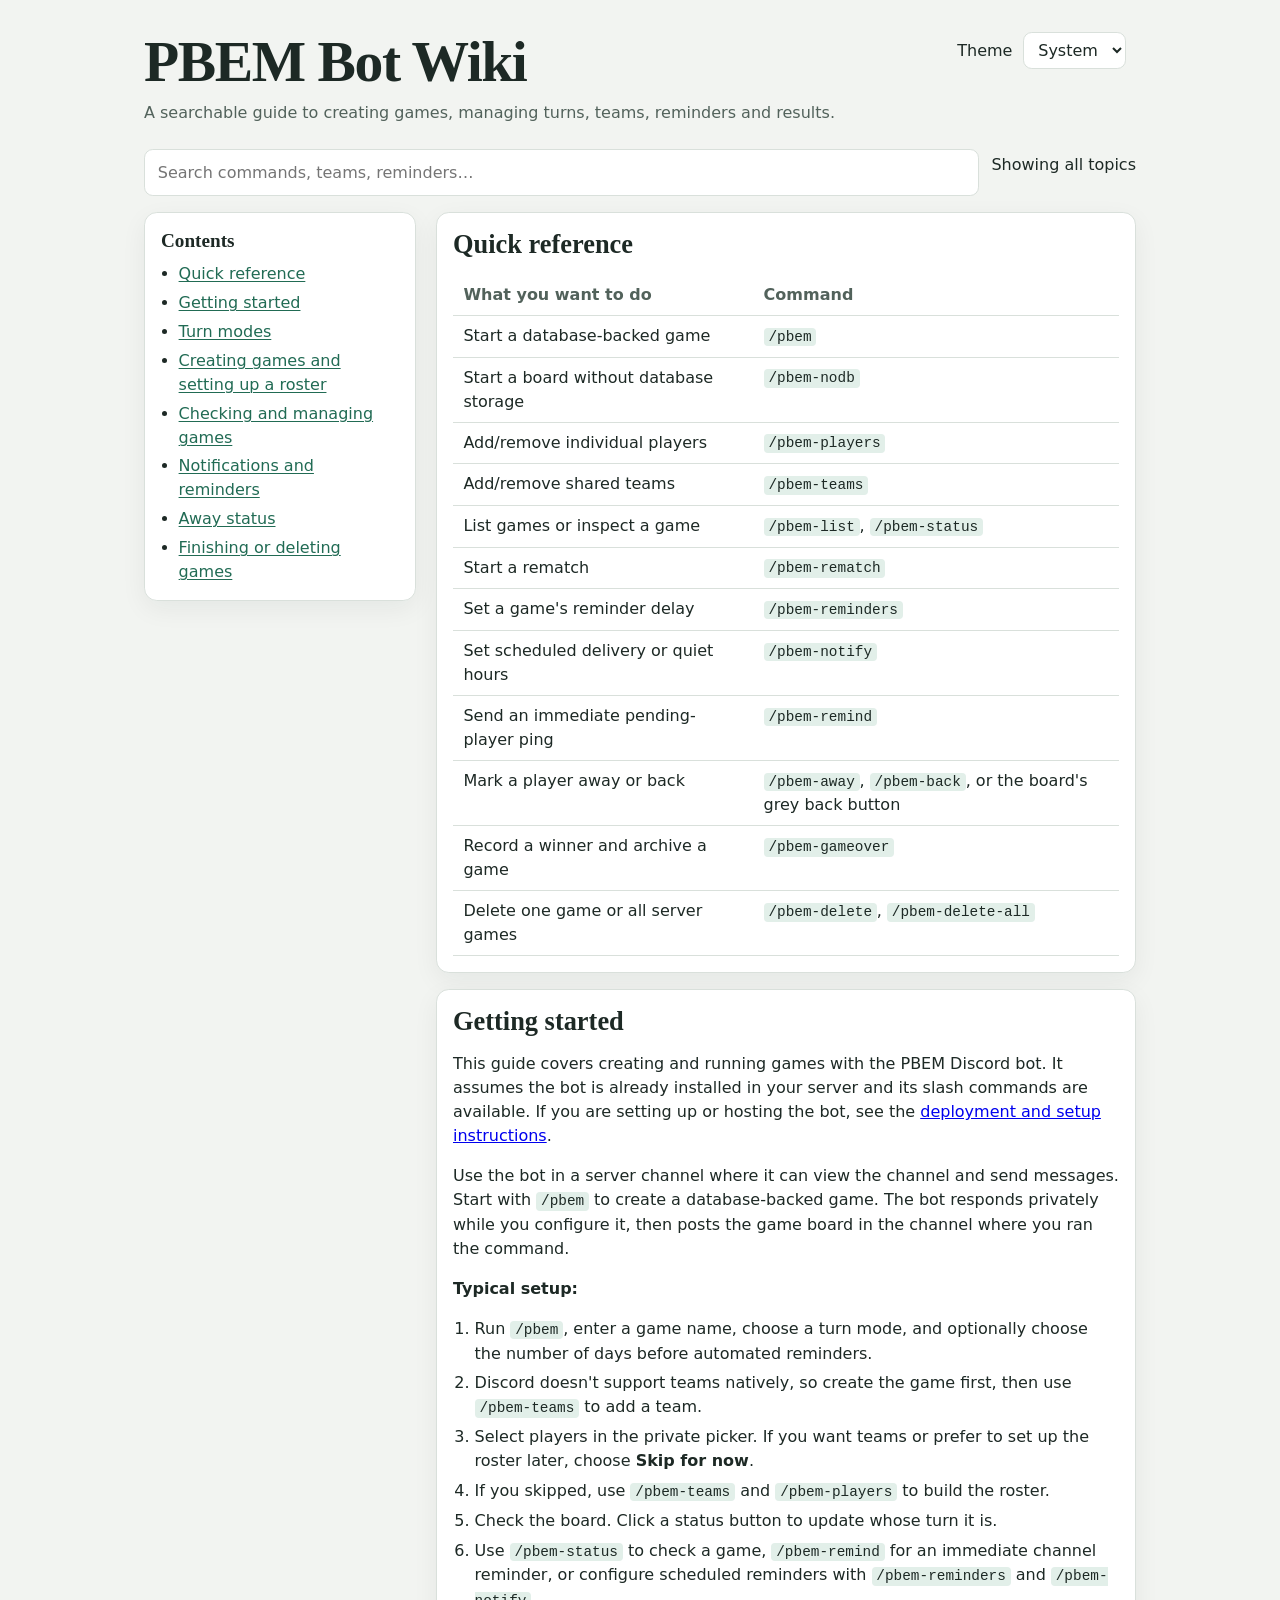
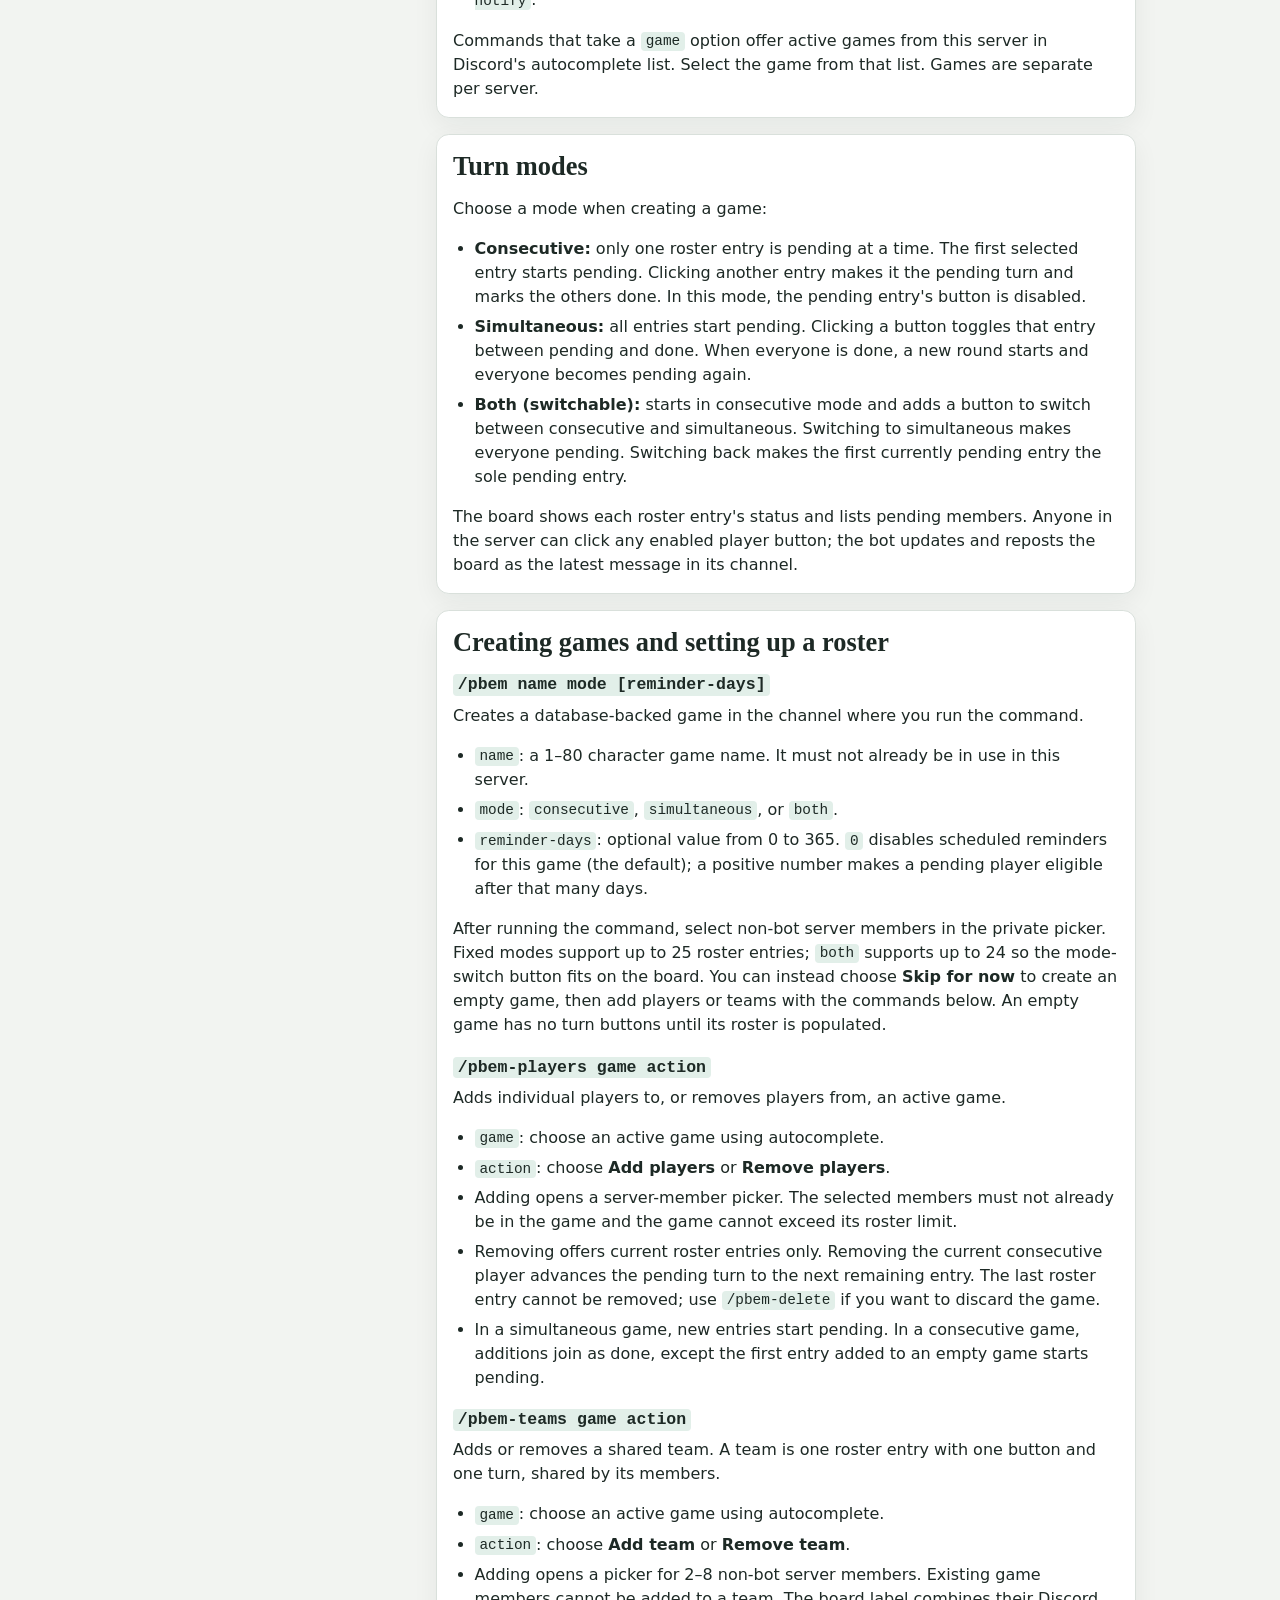
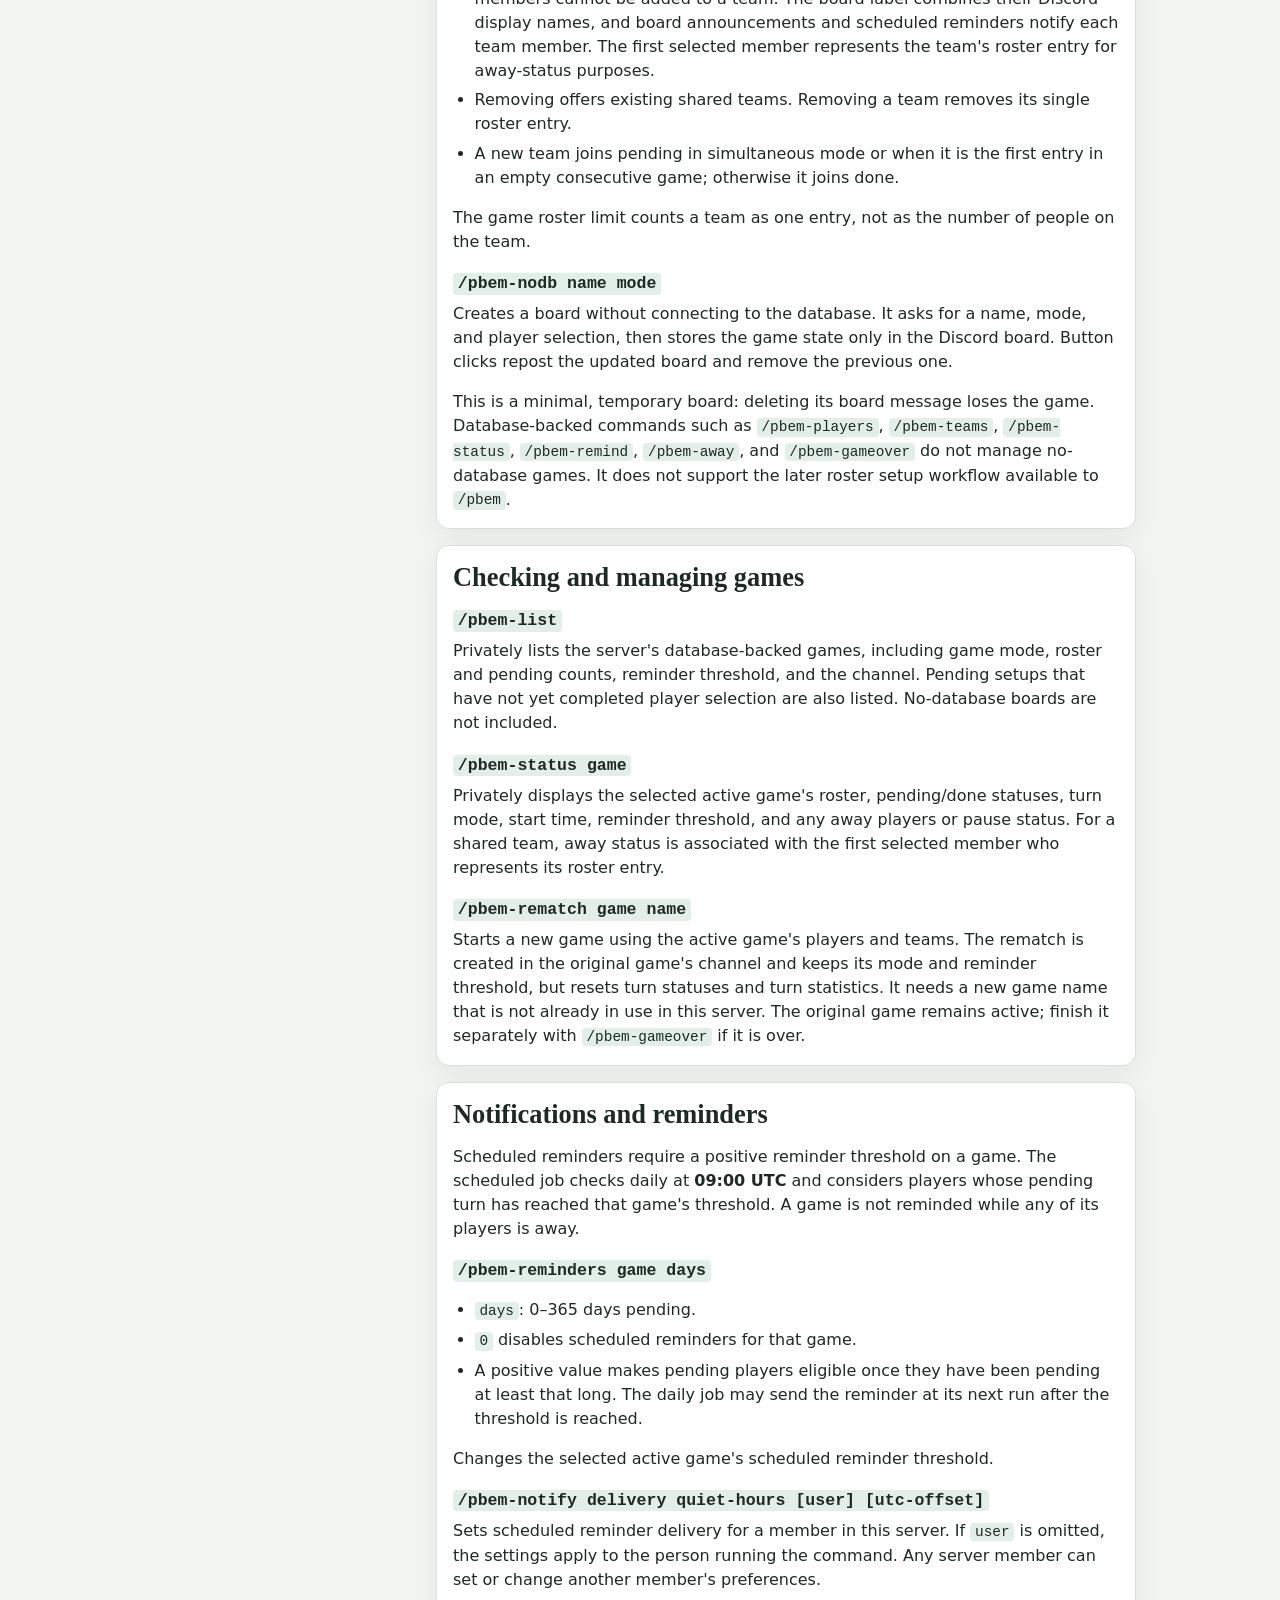
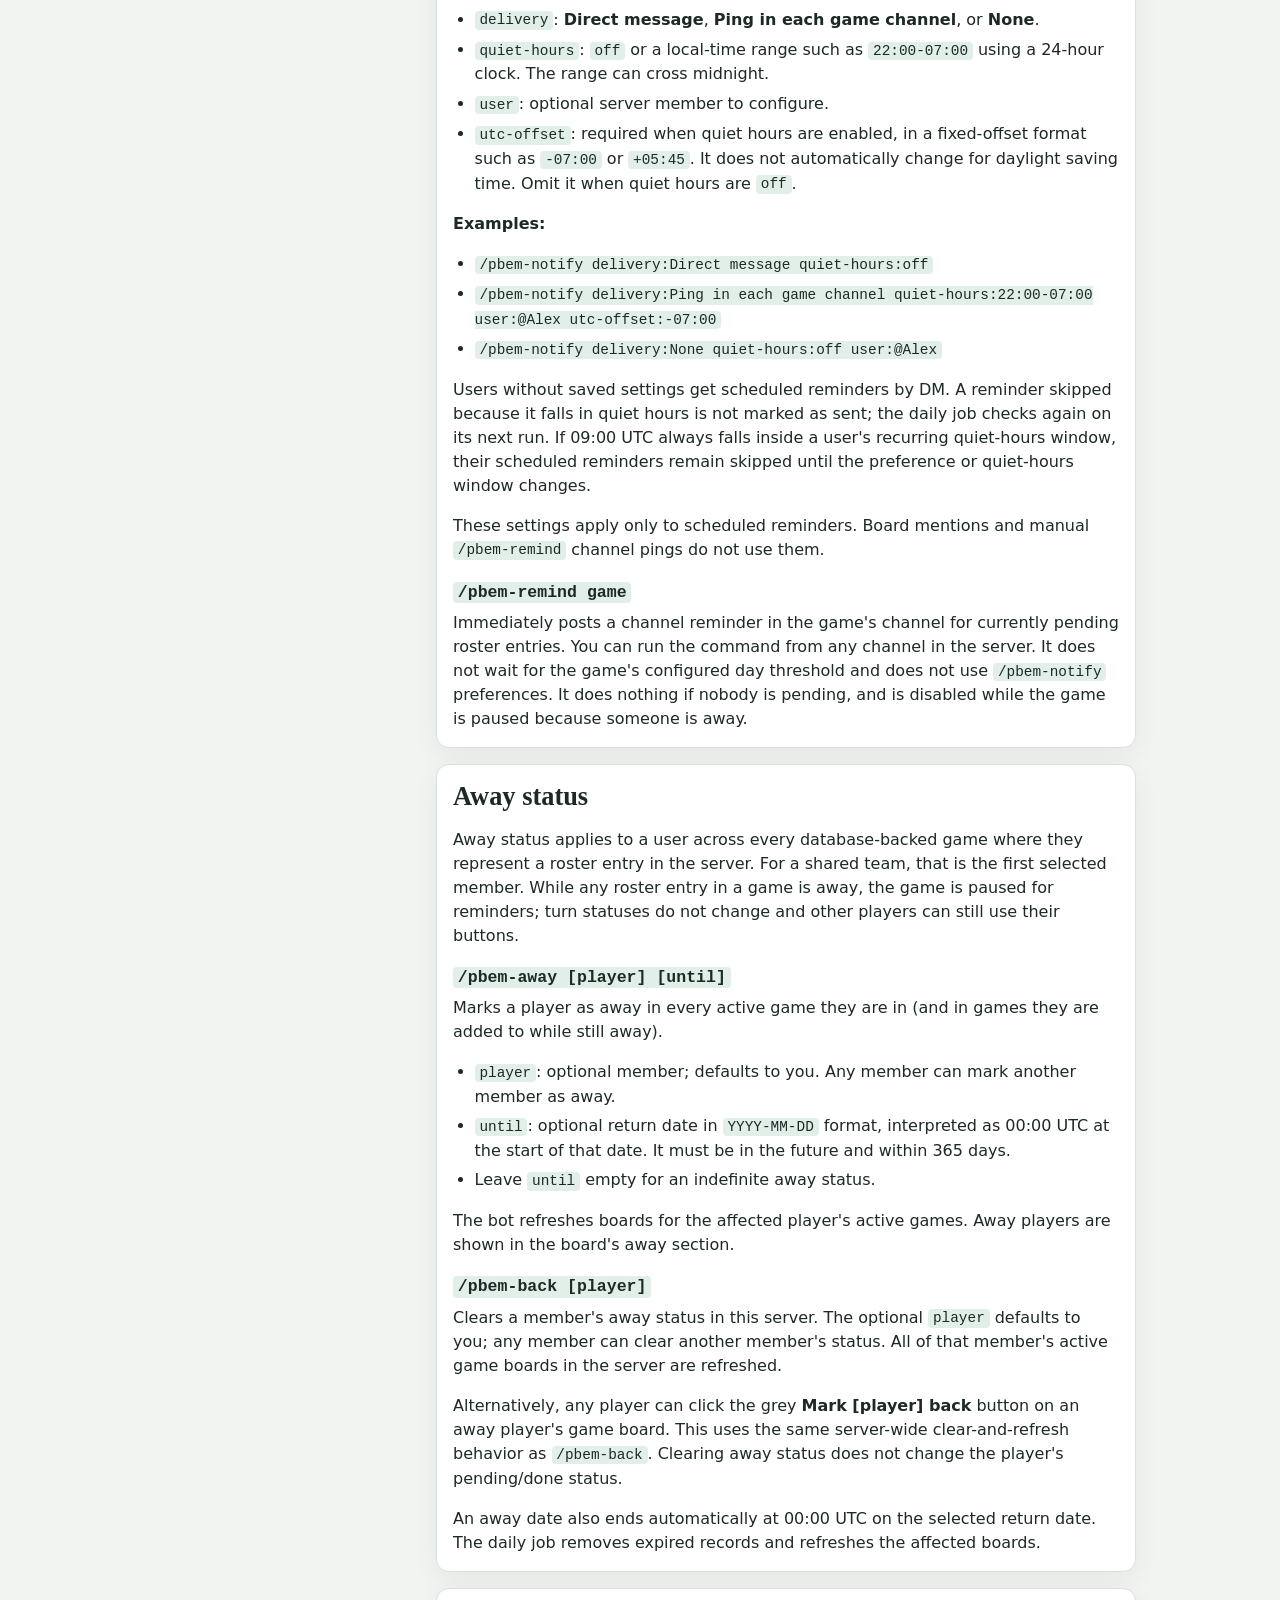
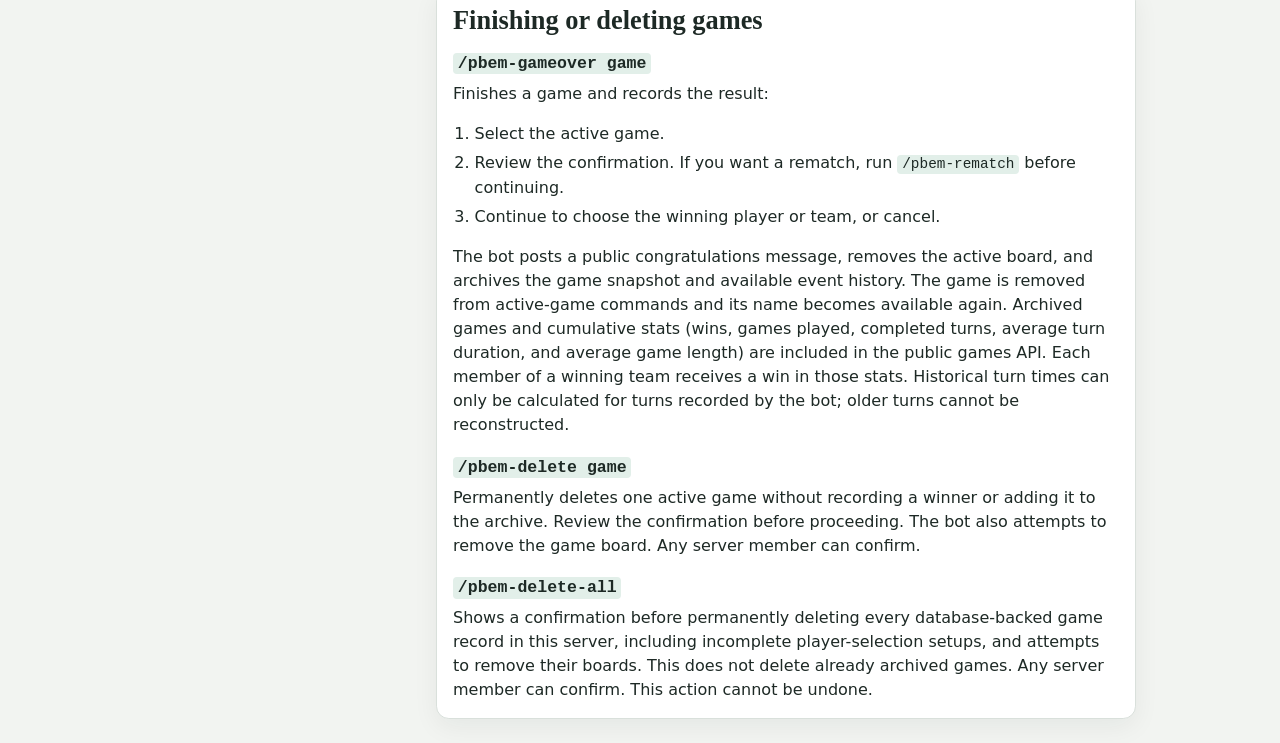
<file: pbem-status/user-guide.html>
<!DOCTYPE html>
<html lang="en" data-theme="system">

<head>
  <meta charset="utf-8">
  <meta name="viewport" content="width=device-width, initial-scale=1">
  <meta name="description" content="Searchable user guide for the PBEM Discord bot.">
  <meta name="color-scheme" content="light dark">
  <title>PBEM Bot Wiki</title>
  <script>
    try {
      const savedTheme = localStorage.getItem("pbem-wiki-theme");
      if (["system", "light", "dark"].includes(savedTheme)) {
        document.documentElement.dataset.theme = savedTheme;
      }
    } catch (error) {
      console.warn("Could not read the saved theme preference:", error);
    }
  </script>
  <link rel="stylesheet" href="app.css">
  <style>
    .wiki-layout {
      display: grid;
      grid-template-columns: minmax(12rem, 17rem) minmax(0, 1fr);
      align-items: start;
      gap: 1.25rem;
    }

    .wiki-toc,
    .wiki-section {
      padding: 1rem;
      border: 1px solid var(--line);
      border-radius: .8rem;
      background: var(--card);
      box-shadow: var(--shadow);
    }

    .wiki-toc {
      position: sticky;
      top: 1rem;
    }

    .wiki-toc h2 {
      margin-bottom: .65rem;
      font: 700 1.2rem/1.2 Georgia, "Times New Roman", serif;
    }

    .wiki-toc ul {
      display: grid;
      gap: .3rem;
      margin: 0;
      padding-left: 1.1rem;
    }

    .wiki-toc a {
      color: var(--accent);
      text-decoration-thickness: .08em;
      text-underline-offset: .15em;
    }

    .wiki-toc a:focus-visible,
    .wiki-toc a:hover {
      outline: 2px solid var(--accent);
      outline-offset: 2px;
    }

    .wiki-content {
      display: grid;
      gap: 1rem;
      min-width: 0;
    }

    .wiki-section {
      scroll-margin-top: 1rem;
    }

    .wiki-section h2 {
      margin-bottom: .9rem;
      font: 700 1.65rem/1.2 Georgia, "Times New Roman", serif;
    }

    .wiki-topic h3 {
      margin: 1.1rem 0 .45rem;
      font: 700 1.15rem/1.25 Georgia, "Times New Roman", serif;
    }

    .wiki-topic:first-of-type h3 {
      margin-top: 0;
    }

    .wiki-section p:last-child,
    .wiki-entry:last-child {
      margin-bottom: 0;
    }

    .wiki-section ol,
    .wiki-section ul {
      padding-left: 1.35rem;
    }

    .wiki-section li + li {
      margin-top: .35rem;
    }

    .wiki-section code {
      padding: .08rem .3rem;
      border-radius: .25rem;
      background: var(--accent-soft);
      color: var(--ink);
      font-size: .9em;
    }

    .wiki-table-wrap {
      overflow-x: auto;
    }

    .wiki-section table {
      width: 100%;
      border-collapse: collapse;
      text-align: left;
    }

    .wiki-section th,
    .wiki-section td {
      padding: .5rem .65rem;
      border-bottom: 1px solid var(--line);
      vertical-align: top;
    }

    .wiki-section th {
      color: var(--mute);
      white-space: nowrap;
    }

    #no-results {
      margin: 0;
    }

    @media (max-width: 48rem) {
      .wiki-layout {
        grid-template-columns: 1fr;
      }

      .wiki-toc {
        position: static;
      }
    }
  </style>
</head>

<body>
  <main>
    <header>
      <div>
        <h1>PBEM Bot Wiki</h1>
        <p class="subtitle">A searchable guide to creating games, managing turns, teams, reminders and results.</p>
      </div>
      <div class="header-tools">
        <label for="theme-picker">Theme</label>
        <select id="theme-picker" aria-describedby="theme-storage-status">
          <option value="system">System</option>
          <option value="light">Light</option>
          <option value="dark">Dark</option>
        </select>
        <span id="theme-storage-status" class="subtitle" role="status" aria-live="polite"></span>
      </div>
    </header>

    <div class="filters">
      <input id="wiki-search" type="search" placeholder="Search commands, teams, reminders…" aria-label="Search the user guide">
      <p id="search-status" role="status" aria-live="polite">Showing all topics</p>
    </div>

    <p class="message" id="no-results" hidden>No guide content matches your search. Try another keyword.</p>

    <div class="wiki-layout">
      <nav class="wiki-toc" aria-label="Table of contents">
        <h2>Contents</h2>
        <ul id="table-of-contents">
          <li><a href="#quick-reference">Quick reference</a></li>
          <li><a href="#getting-started">Getting started</a></li>
          <li><a href="#turn-modes">Turn modes</a></li>
          <li><a href="#creating-games">Creating games and setting up a roster</a></li>
          <li><a href="#checking-games">Checking and managing games</a></li>
          <li><a href="#notifications">Notifications and reminders</a></li>
          <li><a href="#away-status">Away status</a></li>
          <li><a href="#finishing-games">Finishing or deleting games</a></li>
        </ul>
      </nav>

      <div class="wiki-content" id="wiki-content">
        <section class="wiki-section" id="quick-reference">
          <h2>Quick reference</h2>
          <div class="wiki-table-wrap">
            <table>
              <thead><tr><th scope="col">What you want to do</th><th scope="col">Command</th></tr></thead>
              <tbody>
                <tr class="wiki-entry"><td>Start a database-backed game</td><td><code>/pbem</code></td></tr>
                <tr class="wiki-entry"><td>Start a board without database storage</td><td><code>/pbem-nodb</code></td></tr>
                <tr class="wiki-entry"><td>Add/remove individual players</td><td><code>/pbem-players</code></td></tr>
                <tr class="wiki-entry"><td>Add/remove shared teams</td><td><code>/pbem-teams</code></td></tr>
                <tr class="wiki-entry"><td>List games or inspect a game</td><td><code>/pbem-list</code>, <code>/pbem-status</code></td></tr>
                <tr class="wiki-entry"><td>Start a rematch</td><td><code>/pbem-rematch</code></td></tr>
                <tr class="wiki-entry"><td>Set a game's reminder delay</td><td><code>/pbem-reminders</code></td></tr>
                <tr class="wiki-entry"><td>Set scheduled delivery or quiet hours</td><td><code>/pbem-notify</code></td></tr>
                <tr class="wiki-entry"><td>Send an immediate pending-player ping</td><td><code>/pbem-remind</code></td></tr>
                <tr class="wiki-entry"><td>Mark a player away or back</td><td><code>/pbem-away</code>, <code>/pbem-back</code>, or the board's grey back button</td></tr>
                <tr class="wiki-entry"><td>Record a winner and archive a game</td><td><code>/pbem-gameover</code></td></tr>
                <tr class="wiki-entry"><td>Delete one game or all server games</td><td><code>/pbem-delete</code>, <code>/pbem-delete-all</code></td></tr>
              </tbody>
            </table>
          </div>
        </section>

        <section class="wiki-section" id="getting-started">
          <h2>Getting started</h2>
          <div class="wiki-topic">
            <p class="wiki-entry">This guide covers creating and running games with the PBEM Discord bot. It assumes the bot is already installed in your server and its slash commands are available. If you are setting up or hosting the bot, see the <a href="https://github.com/cbmullen/pbem-discord-bot#readme">deployment and setup instructions</a>.</p>
            <p class="wiki-entry">Use the bot in a server channel where it can view the channel and send messages. Start with <code>/pbem</code> to create a database-backed game. The bot responds privately while you configure it, then posts the game board in the channel where you ran the command.</p>
            <p class="wiki-entry"><strong>Typical setup:</strong></p>
            <ol>
              <li class="wiki-entry">Run <code>/pbem</code>, enter a game name, choose a turn mode, and optionally choose the number of days before automated reminders.</li>
              <li class="wiki-entry">Discord doesn't support teams natively, so create the game first, then use <code>/pbem-teams</code> to add a team.</li>
              <li class="wiki-entry">Select players in the private picker. If you want teams or prefer to set up the roster later, choose <strong>Skip for now</strong>.</li>
              <li class="wiki-entry">If you skipped, use <code>/pbem-teams</code> and <code>/pbem-players</code> to build the roster.</li>
              <li class="wiki-entry">Check the board. Click a status button to update whose turn it is.</li>
              <li class="wiki-entry">Use <code>/pbem-status</code> to check a game, <code>/pbem-remind</code> for an immediate channel reminder, or configure scheduled reminders with <code>/pbem-reminders</code> and <code>/pbem-notify</code>.</li>
            </ol>
            <p class="wiki-entry">Commands that take a <code>game</code> option offer active games from this server in Discord's autocomplete list. Select the game from that list. Games are separate per server.</p>
          </div>
        </section>

        <section class="wiki-section" id="turn-modes">
          <h2>Turn modes</h2>
          <div class="wiki-topic">
            <p class="wiki-entry">Choose a mode when creating a game:</p>
            <ul>
              <li class="wiki-entry"><strong>Consecutive:</strong> only one roster entry is pending at a time. The first selected entry starts pending. Clicking another entry makes it the pending turn and marks the others done. In this mode, the pending entry's button is disabled.</li>
              <li class="wiki-entry"><strong>Simultaneous:</strong> all entries start pending. Clicking a button toggles that entry between pending and done. When everyone is done, a new round starts and everyone becomes pending again.</li>
              <li class="wiki-entry"><strong>Both (switchable):</strong> starts in consecutive mode and adds a button to switch between consecutive and simultaneous. Switching to simultaneous makes everyone pending. Switching back makes the first currently pending entry the sole pending entry.</li>
            </ul>
            <p class="wiki-entry">The board shows each roster entry's status and lists pending members. Anyone in the server can click any enabled player button; the bot updates and reposts the board as the latest message in its channel.</p>
          </div>
        </section>

        <section class="wiki-section" id="creating-games">
          <h2>Creating games and setting up a roster</h2>
          <div class="wiki-topic">
            <h3><code>/pbem name mode [reminder-days]</code></h3>
            <p class="wiki-entry">Creates a database-backed game in the channel where you run the command.</p>
            <ul>
              <li class="wiki-entry"><code>name</code>: a 1–80 character game name. It must not already be in use in this server.</li>
              <li class="wiki-entry"><code>mode</code>: <code>consecutive</code>, <code>simultaneous</code>, or <code>both</code>.</li>
              <li class="wiki-entry"><code>reminder-days</code>: optional value from 0 to 365. <code>0</code> disables scheduled reminders for this game (the default); a positive number makes a pending player eligible after that many days.</li>
            </ul>
            <p class="wiki-entry">After running the command, select non-bot server members in the private picker. Fixed modes support up to 25 roster entries; <code>both</code> supports up to 24 so the mode-switch button fits on the board. You can instead choose <strong>Skip for now</strong> to create an empty game, then add players or teams with the commands below. An empty game has no turn buttons until its roster is populated.</p>
          </div>
          <div class="wiki-topic">
            <h3><code>/pbem-players game action</code></h3>
            <p class="wiki-entry">Adds individual players to, or removes players from, an active game.</p>
            <ul>
              <li class="wiki-entry"><code>game</code>: choose an active game using autocomplete.</li>
              <li class="wiki-entry"><code>action</code>: choose <strong>Add players</strong> or <strong>Remove players</strong>.</li>
              <li class="wiki-entry">Adding opens a server-member picker. The selected members must not already be in the game and the game cannot exceed its roster limit.</li>
              <li class="wiki-entry">Removing offers current roster entries only. Removing the current consecutive player advances the pending turn to the next remaining entry. The last roster entry cannot be removed; use <code>/pbem-delete</code> if you want to discard the game.</li>
              <li class="wiki-entry">In a simultaneous game, new entries start pending. In a consecutive game, additions join as done, except the first entry added to an empty game starts pending.</li>
            </ul>
          </div>
          <div class="wiki-topic">
            <h3><code>/pbem-teams game action</code></h3>
            <p class="wiki-entry">Adds or removes a shared team. A team is one roster entry with one button and one turn, shared by its members.</p>
            <ul>
              <li class="wiki-entry"><code>game</code>: choose an active game using autocomplete.</li>
              <li class="wiki-entry"><code>action</code>: choose <strong>Add team</strong> or <strong>Remove team</strong>.</li>
              <li class="wiki-entry">Adding opens a picker for 2–8 non-bot server members. Existing game members cannot be added to a team. The board label combines their Discord display names, and board announcements and scheduled reminders notify each team member. The first selected member represents the team's roster entry for away-status purposes.</li>
              <li class="wiki-entry">Removing offers existing shared teams. Removing a team removes its single roster entry.</li>
              <li class="wiki-entry">A new team joins pending in simultaneous mode or when it is the first entry in an empty consecutive game; otherwise it joins done.</li>
            </ul>
            <p class="wiki-entry">The game roster limit counts a team as one entry, not as the number of people on the team.</p>
          </div>
          <div class="wiki-topic">
            <h3><code>/pbem-nodb name mode</code></h3>
            <p class="wiki-entry">Creates a board without connecting to the database. It asks for a name, mode, and player selection, then stores the game state only in the Discord board. Button clicks repost the updated board and remove the previous one.</p>
            <p class="wiki-entry">This is a minimal, temporary board: deleting its board message loses the game. Database-backed commands such as <code>/pbem-players</code>, <code>/pbem-teams</code>, <code>/pbem-status</code>, <code>/pbem-remind</code>, <code>/pbem-away</code>, and <code>/pbem-gameover</code> do not manage no-database games. It does not support the later roster setup workflow available to <code>/pbem</code>.</p>
          </div>
        </section>

        <section class="wiki-section" id="checking-games">
          <h2>Checking and managing games</h2>
          <div class="wiki-topic">
            <h3><code>/pbem-list</code></h3>
            <p class="wiki-entry">Privately lists the server's database-backed games, including game mode, roster and pending counts, reminder threshold, and the channel. Pending setups that have not yet completed player selection are also listed. No-database boards are not included.</p>
          </div>
          <div class="wiki-topic">
            <h3><code>/pbem-status game</code></h3>
            <p class="wiki-entry">Privately displays the selected active game's roster, pending/done statuses, turn mode, start time, reminder threshold, and any away players or pause status. For a shared team, away status is associated with the first selected member who represents its roster entry.</p>
          </div>
          <div class="wiki-topic">
            <h3><code>/pbem-rematch game name</code></h3>
            <p class="wiki-entry">Starts a new game using the active game's players and teams. The rematch is created in the original game's channel and keeps its mode and reminder threshold, but resets turn statuses and turn statistics. It needs a new game name that is not already in use in this server. The original game remains active; finish it separately with <code>/pbem-gameover</code> if it is over.</p>
          </div>
        </section>

        <section class="wiki-section" id="notifications">
          <h2>Notifications and reminders</h2>
          <div class="wiki-topic">
            <p class="wiki-entry">Scheduled reminders require a positive reminder threshold on a game. The scheduled job checks daily at <strong>09:00 UTC</strong> and considers players whose pending turn has reached that game's threshold. A game is not reminded while any of its players is away.</p>
          </div>
          <div class="wiki-topic">
            <h3><code>/pbem-reminders game days</code></h3>
            <ul>
              <li class="wiki-entry"><code>days</code>: 0–365 days pending.</li>
              <li class="wiki-entry"><code>0</code> disables scheduled reminders for that game.</li>
              <li class="wiki-entry">A positive value makes pending players eligible once they have been pending at least that long. The daily job may send the reminder at its next run after the threshold is reached.</li>
            </ul>
            <p class="wiki-entry">Changes the selected active game's scheduled reminder threshold.</p>
          </div>
          <div class="wiki-topic">
            <h3><code>/pbem-notify delivery quiet-hours [user] [utc-offset]</code></h3>
            <p class="wiki-entry">Sets scheduled reminder delivery for a member in this server. If <code>user</code> is omitted, the settings apply to the person running the command. Any server member can set or change another member's preferences.</p>
            <ul>
              <li class="wiki-entry"><code>delivery</code>: <strong>Direct message</strong>, <strong>Ping in each game channel</strong>, or <strong>None</strong>.</li>
              <li class="wiki-entry"><code>quiet-hours</code>: <code>off</code> or a local-time range such as <code>22:00-07:00</code> using a 24-hour clock. The range can cross midnight.</li>
              <li class="wiki-entry"><code>user</code>: optional server member to configure.</li>
              <li class="wiki-entry"><code>utc-offset</code>: required when quiet hours are enabled, in a fixed-offset format such as <code>-07:00</code> or <code>+05:45</code>. It does not automatically change for daylight saving time. Omit it when quiet hours are <code>off</code>.</li>
            </ul>
            <p class="wiki-entry"><strong>Examples:</strong></p>
            <ul>
              <li class="wiki-entry"><code>/pbem-notify delivery:Direct message quiet-hours:off</code></li>
              <li class="wiki-entry"><code>/pbem-notify delivery:Ping in each game channel quiet-hours:22:00-07:00 user:@Alex utc-offset:-07:00</code></li>
              <li class="wiki-entry"><code>/pbem-notify delivery:None quiet-hours:off user:@Alex</code></li>
            </ul>
            <p class="wiki-entry">Users without saved settings get scheduled reminders by DM. A reminder skipped because it falls in quiet hours is not marked as sent; the daily job checks again on its next run. If 09:00 UTC always falls inside a user's recurring quiet-hours window, their scheduled reminders remain skipped until the preference or quiet-hours window changes.</p>
            <p class="wiki-entry">These settings apply only to scheduled reminders. Board mentions and manual <code>/pbem-remind</code> channel pings do not use them.</p>
          </div>
          <div class="wiki-topic">
            <h3><code>/pbem-remind game</code></h3>
            <p class="wiki-entry">Immediately posts a channel reminder in the game's channel for currently pending roster entries. You can run the command from any channel in the server. It does not wait for the game's configured day threshold and does not use <code>/pbem-notify</code> preferences. It does nothing if nobody is pending, and is disabled while the game is paused because someone is away.</p>
          </div>
        </section>

        <section class="wiki-section" id="away-status">
          <h2>Away status</h2>
          <div class="wiki-topic">
            <p class="wiki-entry">Away status applies to a user across every database-backed game where they represent a roster entry in the server. For a shared team, that is the first selected member. While any roster entry in a game is away, the game is paused for reminders; turn statuses do not change and other players can still use their buttons.</p>
          </div>
          <div class="wiki-topic">
            <h3><code>/pbem-away [player] [until]</code></h3>
            <p class="wiki-entry">Marks a player as away in every active game they are in (and in games they are added to while still away).</p>
            <ul>
              <li class="wiki-entry"><code>player</code>: optional member; defaults to you. Any member can mark another member as away.</li>
              <li class="wiki-entry"><code>until</code>: optional return date in <code>YYYY-MM-DD</code> format, interpreted as 00:00 UTC at the start of that date. It must be in the future and within 365 days.</li>
              <li class="wiki-entry">Leave <code>until</code> empty for an indefinite away status.</li>
            </ul>
            <p class="wiki-entry">The bot refreshes boards for the affected player's active games. Away players are shown in the board's away section.</p>
          </div>
          <div class="wiki-topic">
            <h3><code>/pbem-back [player]</code></h3>
            <p class="wiki-entry">Clears a member's away status in this server. The optional <code>player</code> defaults to you; any member can clear another member's status. All of that member's active game boards in the server are refreshed.</p>
            <p class="wiki-entry">Alternatively, any player can click the grey <strong>Mark [player] back</strong> button on an away player's game board. This uses the same server-wide clear-and-refresh behavior as <code>/pbem-back</code>. Clearing away status does not change the player's pending/done status.</p>
            <p class="wiki-entry">An away date also ends automatically at 00:00 UTC on the selected return date. The daily job removes expired records and refreshes the affected boards.</p>
          </div>
        </section>

        <section class="wiki-section" id="finishing-games">
          <h2>Finishing or deleting games</h2>
          <div class="wiki-topic">
            <h3><code>/pbem-gameover game</code></h3>
            <p class="wiki-entry">Finishes a game and records the result:</p>
            <ol>
              <li class="wiki-entry">Select the active game.</li>
              <li class="wiki-entry">Review the confirmation. If you want a rematch, run <code>/pbem-rematch</code> before continuing.</li>
              <li class="wiki-entry">Continue to choose the winning player or team, or cancel.</li>
            </ol>
            <p class="wiki-entry">The bot posts a public congratulations message, removes the active board, and archives the game snapshot and available event history. The game is removed from active-game commands and its name becomes available again. Archived games and cumulative stats (wins, games played, completed turns, average turn duration, and average game length) are included in the public games API. Each member of a winning team receives a win in those stats. Historical turn times can only be calculated for turns recorded by the bot; older turns cannot be reconstructed.</p>
          </div>
          <div class="wiki-topic">
            <h3><code>/pbem-delete game</code></h3>
            <p class="wiki-entry">Permanently deletes one active game without recording a winner or adding it to the archive. Review the confirmation before proceeding. The bot also attempts to remove the game board. Any server member can confirm.</p>
          </div>
          <div class="wiki-topic">
            <h3><code>/pbem-delete-all</code></h3>
            <p class="wiki-entry">Shows a confirmation before permanently deleting every database-backed game record in this server, including incomplete player-selection setups, and attempts to remove their boards. This does not delete already archived games. Any server member can confirm. This action cannot be undone.</p>
          </div>
        </section>

      </div>
    </div>
  </main>

  <script>
    "use strict";

    const search = document.getElementById("wiki-search");
    const status = document.getElementById("search-status");
    const noResults = document.getElementById("no-results");
    const sections = [...document.querySelectorAll(".wiki-section")];
    const entries = [...document.querySelectorAll(".wiki-entry")];
    const tocLinks = [...document.querySelectorAll("#table-of-contents a")];
    const themePicker = document.getElementById("theme-picker");
    const themeStorageStatus = document.getElementById("theme-storage-status");

    themePicker.value = document.documentElement.dataset.theme;
    themePicker.addEventListener("change", () => {
      document.documentElement.dataset.theme = themePicker.value;
      try {
        localStorage.setItem("pbem-wiki-theme", themePicker.value);
        themeStorageStatus.textContent = "";
      } catch (error) {
        console.warn("Could not save the theme preference:", error);
        themeStorageStatus.textContent = "Theme changed, but couldn't save your preference.";
      }
    });

    function filterGuide() {
      const query = search.value.trim().toLocaleLowerCase();
      for (const entry of entries) {
        entry.hidden = query !== "" && !entry.textContent.toLocaleLowerCase().includes(query);
      }

      let visibleSections = 0;
      for (const section of sections) {
        for (const topic of section.querySelectorAll(".wiki-topic")) {
          topic.hidden = query !== "" && topic.querySelector(".wiki-entry:not([hidden])") === null;
        }
        const hasMatch = section.querySelector(".wiki-entry:not([hidden])") !== null;
        section.hidden = query !== "" && !hasMatch;
        if (!section.hidden) visibleSections += 1;
        const link = tocLinks.find(item => item.hash === `#${section.id}`);
        if (link) link.parentElement.hidden = section.hidden;
      }

      noResults.hidden = visibleSections > 0;
      status.textContent = query
        ? `${visibleSections} of ${sections.length} topics`
        : "Showing all topics";
    }

    search.addEventListener("input", filterGuide);
  </script>
</body>

</html>
</file>
<file: ear-training/app.css>
:root{--bg:#eef1ef;--ink:#16302f;--mute:#566b69;--line:#c9d6d2;--card:#fff;--brass:#a97a1f;--on-brass:#fff;--ok:#2b7a54;--bad:#b3402f;color-scheme:light}
@media (prefers-color-scheme:dark){:root{--bg:#101c1b;--ink:#e6efec;--mute:#93a9a5;--line:#294341;--card:#172928;--brass:#d6a54a;--on-brass:#1a1405;--ok:#5cc08c;--bad:#ef8a76;color-scheme:dark}}
*{box-sizing:border-box}
html,body{margin:0;background:var(--bg);color:var(--ink);font:16px/1.5 system-ui,-apple-system,"Segoe UI",Roboto,sans-serif}
body{padding:env(safe-area-inset-top) env(safe-area-inset-right) env(safe-area-inset-bottom) env(safe-area-inset-left)}
main{max-width:34rem;margin:0 auto;padding:1.25rem 1rem 3rem}
.notebook-nav{max-width:34rem;margin:0 auto;padding:1rem 1rem 0}
.notebook-home{min-height:44px}
h1,h2{font-family:"Iowan Old Style","Palatino Linotype",Palatino,Georgia,serif;font-weight:600;line-height:1.2;margin:0}
h1{font-size:2rem}h2{font-size:1.2rem;margin:2rem 0 .5rem}
.sub{color:var(--mute);margin:.25rem 0 1.5rem}
button{font:inherit;color:inherit;cursor:pointer;min-height:48px;border-radius:12px;border:1.5px solid var(--line);background:transparent;padding:.5rem 1rem}
a:focus-visible,button:focus-visible{outline:3px solid var(--brass);outline-offset:2px}
.insts{display:grid;grid-template-columns:repeat(3,1fr);gap:.6rem;margin:1.5rem 0}
.inst{display:grid;justify-items:center;align-content:center;gap:.3rem;padding:.7rem .25rem;min-height:5.75rem;border-radius:14px;background:var(--card);border:1.5px solid var(--line);font-weight:500}
.inst[aria-pressed=true]{background:var(--brass);border-color:var(--brass);color:var(--on-brass)}
.who{display:inline-flex;align-items:center;gap:.45rem}.who .ic{color:var(--brass);display:inline-flex}
.drills{display:grid;gap:.75rem;margin-top:1.5rem}
.drill{display:grid;gap:.15rem;text-align:left;padding:1rem;border-radius:14px;background:var(--card);border:1.5px solid var(--line);color:inherit;text-decoration:none}
.drill strong{font-size:1.15rem}.drill span{color:var(--mute)}.drill em{font-style:normal;color:var(--brass);font-weight:600}
.daily{display:grid;gap:.55rem;margin-top:1.5rem;padding:1rem;border:1.5px solid var(--line);border-radius:14px;background:var(--card)}
.daily h2{margin:0}.daily p{margin:0}.daily-note{color:var(--mute)}
.daily label{font-weight:500}.daily select{min-height:48px;padding:.5rem .75rem;border:1.5px solid var(--line);border-radius:12px;background:var(--bg);color:var(--ink);font:inherit}
.daily select:disabled{opacity:.7}.daily-start{width:100%;margin-top:.25rem;cursor:pointer}
.daily-result{font-weight:600;color:var(--brass)}
.streak-heading{display:flex;justify-content:space-between;align-items:center;gap:.5rem;flex-wrap:wrap}
.streak-count{padding:.3rem .7rem;border-radius:999px;background:color-mix(in srgb,var(--brass) 16%,var(--card));font-weight:700;color:var(--brass)}
.streak-count span{font-size:.85rem}
.streak-best{color:var(--mute);font-size:.9rem}.streak-best strong{color:var(--ink)}
.streak-progress{height:.55rem;border-radius:999px;background:var(--line);overflow:hidden}
.streak-progress i{display:block;height:100%;border-radius:inherit;background:var(--brass);transition:width .25s ease}
.gem-timeline{display:flex;gap:.35rem;overflow-x:auto;padding:.2rem 0 .6rem;scroll-snap-type:x proximity}
.gem-step{position:relative;z-index:0;display:grid;justify-items:center;align-content:start;gap:.1rem;flex:1 0 4rem;min-width:4rem;padding:.35rem .15rem;border-radius:12px;text-align:center;scroll-snap-align:start;opacity:.58}
.gem-step:not(:last-child)::after{position:absolute;z-index:-1;top:1.25rem;left:calc(50% + 1.25rem);width:calc(100% - .8rem);height:2px;background:var(--line);content:""}
.gem-step.earned{opacity:1;background:color-mix(in srgb,var(--brass) 10%,var(--card))}
.gem-step.earned::after{background:var(--brass)}
.gem{font-size:1.65rem;line-height:1.5;filter:grayscale(1)}
.earned .gem{filter:none}
.gem-step strong{font-size:.72rem;white-space:nowrap}
.gem-step small{font-size:.65rem;color:var(--mute);white-space:nowrap}
.daily-complete{display:grid;gap:.35rem;margin-top:1rem;padding:1.25rem;border-radius:14px;background:var(--card);border:1.5px solid var(--line);text-align:center}
.daily-complete strong{font:600 1.35rem Georgia,serif}.daily-complete span{color:var(--brass);font-weight:600}
.row{display:flex;justify-content:space-between;align-items:center;gap:.75rem;margin:.6rem 0;flex-wrap:wrap}
.seg{display:flex;border:1.5px solid var(--line);border-radius:12px;overflow:hidden}
.seg button{border:0;border-radius:0;min-height:44px}
.seg button[aria-pressed=true]{background:var(--ink);color:var(--bg)}
.btn{display:inline-flex;align-items:center;justify-content:center;gap:.5rem;min-height:46px;padding:.5rem 1.1rem;border-radius:999px;border:1.5px solid var(--line);background:var(--card);color:var(--ink);font-weight:500;text-decoration:none}
.btn svg{width:18px;height:18px;flex:none;color:var(--brass)}
.btn:active{transform:scale(.97)}
@media (hover:hover){.btn:hover{border-color:var(--brass)}}
.btn.danger{color:var(--bad);border-color:color-mix(in srgb,var(--bad) 45%,var(--line))}
.btn.danger svg{color:currentColor}
.btn.danger:active{background:color-mix(in srgb,var(--bad) 12%,transparent)}
.actions{display:grid;grid-template-columns:1fr 1fr;gap:.6rem;margin-top:1.75rem}
.actions.one{grid-template-columns:1fr}
.bar{display:flex;justify-content:space-between;align-items:center;color:var(--mute)}
.play{display:block;margin:1.5rem auto 1rem;width:7.5rem;height:7.5rem;border-radius:50%;border:0;background:var(--brass);color:var(--on-brass);font-size:2.6rem;padding:0 0 0 .4rem;box-shadow:0 0 0 8px color-mix(in srgb,var(--brass) 22%,transparent)}
.play:active{transform:scale(.96)}
.prompt{text-align:center;color:var(--mute);margin:0 0 1rem}
.grid{display:grid;grid-template-columns:1fr 1fr;gap:.6rem}
.g3{grid-template-columns:repeat(3,1fr)}
.ans{background:var(--card);font-weight:500}
.ans.wait{opacity:.55}
.ans.ok{background:var(--ok);border-color:var(--ok);color:#fff}
.ans.bad{background:var(--bad);border-color:var(--bad);color:#fff}
.fb{min-height:3.5rem;margin:1rem 0 .5rem;text-align:center}
.fb b{font-family:Georgia,serif;font-size:1.15rem}
.fb small{display:block;color:var(--mute)}
.next{width:100%;background:var(--ink);color:var(--bg);border-color:var(--ink);font-weight:600}
.stat{display:grid;grid-template-columns:8.5rem 1fr 3.5rem;gap:.6rem;align-items:center;margin:.35rem 0;font-size:.95rem}
.meter{height:.6rem;border-radius:.3rem;background:var(--line);overflow:hidden}
.meter i{display:block;height:100%;background:var(--brass)}
.stat span:last-child{text-align:right;color:var(--mute)}
:root[data-inst=flute]{--bg:#e6eef6;--ink:#14283d;--mute:#4d6479;--line:#c3d2e0;--brass:#3b6c9c;--on-brass:#fff}
:root[data-inst=piano]{--bg:#efecec;--ink:#211a1c;--mute:#675c5f;--line:#d6cdce;--brass:#9b2f3f;--on-brass:#fff}
@media (prefers-color-scheme:dark){
:root[data-inst=flute]{--bg:#0d1722;--ink:#e3edf6;--mute:#8fa6ba;--line:#243a4f;--card:#142332;--brass:#7fb2e2;--on-brass:#08131f}
:root[data-inst=piano]{--bg:#171214;--ink:#f1e9ea;--mute:#a89b9e;--line:#352a2d;--card:#211a1c;--brass:#e0808c;--on-brass:#220a0e}}
@media (prefers-reduced-motion:reduce){*{transition:none!important}}
</file>
<file: pbem-status/app.css>
:root {
      color-scheme: light;
      --bg: #f2f4f1;
      --card: #fff;
      --ink: #1d2925;
      --mute: #52625b;
      --line: #d9e0db;
      --accent: #216b54;
      --accent-soft: #e2efe9;
      --pending: #9a5d16;
      --pending-soft: #fff0d9;
      --done: #39704e;
      --warn: #a2480f;
      --warn-soft: #ffe3cf;
      --late: #a63e3e;
      --late-soft: #fde1de;
      --done-soft: #e6f3e8;
      --error: #a63e3e;
      --error-soft: #fde9e7;
      --shadow: 0 8px 26px rgb(23 41 33 / 6%);
    }

    @media (prefers-color-scheme: dark) {
      :root:not([data-theme="light"]):not([data-theme="dark"]) {
        color-scheme: dark;
        --bg: #111a17;
        --card: #1a2621;
        --ink: #e7eee9;
        --mute: #b6c4bb;
        --line: #304139;
        --accent: #75c4a0;
        --accent-soft: #223b30;
        --pending: #f0bf75;
        --pending-soft: #49351e;
        --done: #8bd19b;
        --warn: #ffb17a;
        --warn-soft: #4f3020;
        --late: #ff9a90;
        --late-soft: #5a2a27;
        --done-soft: #243d2b;
        --error: #ff9a90;
        --error-soft: #492927;
        --shadow: 0 8px 26px rgb(0 0 0 / 12%);
      }
    }

    :root[data-theme="dark"] {
      color-scheme: dark;
      --bg: #111a17;
      --card: #1a2621;
      --ink: #e7eee9;
      --mute: #b6c4bb;
      --line: #304139;
      --accent: #75c4a0;
      --accent-soft: #223b30;
      --pending: #f0bf75;
      --pending-soft: #49351e;
      --done: #8bd19b;
      --warn: #ffb17a;
      --warn-soft: #4f3020;
      --late: #ff9a90;
      --late-soft: #5a2a27;
      --done-soft: #243d2b;
      --error: #ff9a90;
      --error-soft: #492927;
      --shadow: 0 8px 26px rgb(0 0 0 / 12%);
    }

    * {
      box-sizing: border-box;
    }

    body {
      min-width: 20rem;
      margin: 0;
      padding: 2rem 1rem 4rem;
      background: var(--bg);
      color: var(--ink);
      font: 16px/1.5 system-ui, -apple-system, "Segoe UI", sans-serif;
    }

    main {
      max-width: 62rem;
      margin: 0 auto;
    }

    header {
      display: flex;
      flex-wrap: wrap;
      align-items: flex-start;
      justify-content: space-between;
      gap: 1rem;
      margin-bottom: 1.5rem;
    }

    h1 {
      margin: 0;
      font: 700 clamp(2.2rem, 7vw, 3.6rem)/1.05 Georgia, "Times New Roman", serif;
      letter-spacing: -.025em;
    }

    h2,
    h3,
    p {
      margin-top: 0;
    }

    .subtitle {
      margin: .55rem 0 0;
      color: var(--mute);
    }

    .notebook-home {
      display: inline-flex;
      align-items: center;
      min-height: 2.5rem;
      margin-bottom: 1rem;
      padding: .4rem .8rem;
      border: 1px solid var(--line);
      border-radius: .55rem;
      background: var(--card);
      color: var(--ink);
      text-decoration: none;
    }

    .notebook-home:hover {
      border-color: var(--accent);
    }

    .notebook-home:focus-visible {
      outline: 2px solid var(--accent);
      outline-offset: 2px;
    }

    .header-tools {
      display: flex;
      flex-wrap: wrap;
      align-items: center;
      gap: .65rem;
    }

    .health {
      display: inline-flex;
      align-items: center;
      gap: .5rem;
      padding: .4rem .7rem;
      border: 1px solid var(--line);
      border-radius: 99px;
      background: var(--card);
      color: var(--mute);
      font-size: .88rem;
      white-space: nowrap;
    }

    .health::before {
      width: .55rem;
      height: .55rem;
      border-radius: 50%;
      background: currentColor;
      content: "";
    }

    .health[data-state="healthy"] {
      border-color: var(--accent);
      color: var(--accent);
    }

    .health[data-state="unhealthy"] {
      border-color: var(--error);
      color: var(--error);
    }

    button,
    input,
    select {
      font: inherit;
    }

    select {
      padding: .45rem .65rem;
      border: 1px solid var(--line);
      border-radius: .55rem;
      background: var(--card);
      color: var(--ink);
    }

    button {
      padding: .45rem .8rem;
      border: 1px solid var(--line);
      border-radius: .55rem;
      background: var(--card);
      color: var(--ink);
      cursor: pointer;
    }

    button:hover {
      border-color: var(--accent);
    }

    button:focus-visible,
    input:focus-visible,
    select:focus-visible {
      outline: 2px solid var(--accent);
      outline-offset: 2px;
    }

    button:disabled {
      cursor: wait;
      opacity: .65;
    }

    .summary {
      display: grid;
      grid-template-columns: repeat(3, minmax(0, 1fr));
      gap: .75rem;
      margin-bottom: 1.25rem;
    }

    .metric {
      padding: 1rem;
      border: 1px solid var(--line);
      border-radius: .8rem;
      background: var(--card);
      box-shadow: var(--shadow);
    }

    .metric strong {
      display: block;
      font: 700 1.8rem/1.1 Georgia, "Times New Roman", serif;
    }

    .metric span {
      color: var(--mute);
      font-size: .9rem;
    }

    .filters {
      display: flex;
      flex-wrap: wrap;
      align-items: center;
      justify-content: space-between;
      gap: .75rem;
      margin-bottom: 1rem;
    }

    .filters input {
      flex: 1 1 15rem;
      min-width: 0;
      padding: .65rem .8rem;
      border: 1px solid var(--line);
      border-radius: .55rem;
      background: var(--card);
      color: var(--ink);
    }

    #updated {
      margin: 0;
      color: var(--mute);
      font-size: .85rem;
    }

    #games {
      display: grid;
      gap: .9rem;
    }

    .server-group {
      display: block;
    }

    .server-summary {
      display: flex;
      align-items: center;
      gap: .55rem;
      margin: .55rem 0 .7rem;
      padding-bottom: .4rem;
      border-bottom: 1px solid var(--line);
      cursor: pointer;
      list-style: none;
    }

    .server-summary::-webkit-details-marker {
      display: none;
    }

    .server-summary::before {
      flex: none;
      width: .5rem;
      height: .5rem;
      border-right: 2px solid var(--mute);
      border-bottom: 2px solid var(--mute);
      content: "";
      transform: rotate(45deg) translateY(-2px);
    }

    .server-group:not([open]) .server-summary::before {
      transform: rotate(-45deg);
    }

    .server-summary:focus-visible {
      outline: 2px solid var(--accent);
      outline-offset: 2px;
    }

    .server-heading {
      margin: 0;
      font: 700 1.35rem/1.2 Georgia, "Times New Roman", serif;
      overflow-wrap: anywhere;
    }

    .server-count {
      margin-left: auto;
      color: var(--mute);
      font-size: .85rem;
      white-space: nowrap;
    }

    .server-games {
      display: grid;
      gap: .7rem;
    }

    .game {
      padding: 1.1rem;
      border: 1px solid var(--line);
      border-radius: .85rem;
      background: var(--card);
      box-shadow: var(--shadow);
    }

    .game-heading {
      display: flex;
      flex-wrap: wrap;
      align-items: flex-start;
      justify-content: space-between;
      gap: .6rem 1rem;
      margin-bottom: .85rem;
    }

    .game h2 {
      margin: 0;
      overflow-wrap: anywhere;
      font: 700 1.45rem/1.2 Georgia, "Times New Roman", serif;
    }

    .badges {
      display: flex;
      flex-wrap: wrap;
      gap: .35rem;
    }

    .badge,
    .player-state {
      display: inline-block;
      padding: .18rem .58rem;
      border-radius: 99px;
      background: var(--accent-soft);
      color: var(--accent);
      font-size: .78rem;
      font-weight: 650;
      white-space: nowrap;
    }

    .badge[data-kind="away"] {
      background: var(--warn-soft);
      color: var(--warn);
    }

    .stats {
      display: flex;
      flex-wrap: wrap;
      gap: .5rem 1.2rem;
      margin: 0 0 .85rem;
      color: var(--mute);
      font-size: .9rem;
    }

    .stats strong {
      color: var(--ink);
      font-weight: 650;
    }

    .players {
      display: grid;
      grid-template-columns: repeat(auto-fit, minmax(min(100%, 16rem), 1fr));
      gap: .45rem;
      margin: 0;
      padding: 0;
      list-style: none;
    }

    .player {
      display: flex;
      align-items: center;
      justify-content: space-between;
      gap: .65rem;
      min-width: 0;
      padding: .55rem .65rem;
      border: 1px solid var(--line);
      border-radius: .55rem;
    }

    .player-name {
      overflow: hidden;
      text-overflow: ellipsis;
      white-space: nowrap;
    }

    .player-info {
      display: flex;
      flex-wrap: wrap;
      justify-content: flex-end;
      gap: .35rem;
      align-items: center;
      text-align: right;
    }

    .player-state[data-state="pending"] {
      background: var(--pending-soft);
      color: var(--pending);
    }

    .player-state[data-state="done"] {
      background: var(--done-soft);
      color: var(--done);
    }

    .elapsed {
      color: var(--mute);
      font-size: .78rem;
      white-space: nowrap;
    }

    .message {
      padding: 1.25rem;
      border: 1px dashed var(--line);
      border-radius: .8rem;
      color: var(--mute);
      text-align: center;
    }

    .message[data-kind="error"] {
      border-color: var(--error);
      background: var(--error-soft);
      color: var(--error);
    }

    .disclosure {
      margin: 1.25rem 0 0;
      color: var(--mute);
      font-size: .82rem;
    }

    .history {
      margin-top: 2rem;
    }

    .history > h2 {
      margin-bottom: 1rem;
      font: 700 1.8rem/1.2 Georgia, "Times New Roman", serif;
    }

    .history-summary {
      grid-template-columns: repeat(auto-fit, minmax(min(100%, 14rem), 1fr));
    }

    .history-tables {
      display: grid;
      grid-template-columns: repeat(auto-fit, minmax(min(100%, 27rem), 1fr));
      gap: 1rem;
    }

    .history-panel {
      min-width: 0;
      padding: 1rem;
      border: 1px solid var(--line);
      border-radius: .8rem;
      background: var(--card);
      box-shadow: var(--shadow);
    }

    .history-panel h3 {
      margin-bottom: .75rem;
      font: 700 1.25rem/1.2 Georgia, "Times New Roman", serif;
    }

    .table-wrap {
      overflow-x: auto;
    }

    .history table {
      width: 100%;
      border-collapse: collapse;
      font-size: .9rem;
      text-align: left;
    }

    .history th,
    .history td {
      padding: .55rem .65rem;
      border-bottom: 1px solid var(--line);
      vertical-align: top;
    }

    .history th {
      color: var(--mute);
      font-size: .8rem;
      white-space: nowrap;
    }

    .history td {
      overflow-wrap: anywhere;
    }

    .history tbody tr:last-child td {
      border-bottom: 0;
    }

    .history-games {
      grid-column: 1 / -1;
    }

    .progress {
      height: .4rem;
      margin: 0 0 .85rem;
      overflow: hidden;
      border-radius: 99px;
      background: var(--line);
    }

    .progress > span {
      display: block;
      height: 100%;
      background: var(--done);
    }

    .player-info[data-stall="warn"] .player-state {
      background: var(--warn-soft);
      color: var(--warn);
    }

    .player-info[data-stall="late"] .player-state {
      background: var(--late-soft);
      color: var(--late);
    }

    .player-info[data-stall="warn"] .elapsed {
      color: var(--warn);
    }

    .player-info[data-stall="late"] .elapsed {
      color: var(--late);
      font-weight: 650;
    }

    .overdue {
      color: var(--late);
      font-size: .78rem;
      font-weight: 650;
    }

    .player-info:not([data-stall="late"]) .overdue {
      display: none;
    }

    @media (max-width: 34rem) {
      body {
        padding: 1.25rem .8rem 3rem;
      }

      .summary {
        grid-template-columns: 1fr;
      }

      .history-summary {
        grid-template-columns: 1fr;
      }

      .metric {
        display: flex;
        align-items: baseline;
        justify-content: space-between;
        gap: 1rem;
      }

      .metric strong {
        font-size: 1.45rem;
      }
    }
</file>
<file: board-games.css>
:root {
  --bg: #eef2f4;
  --card: #fff;
  --ink: #17222b;
  --mute: #5b6b76;
  --line: #d3dde3;
  --acc: #0b6b73;
  --l: #dff1e4;
  --m: #fdf0cf;
  --h: #f8dcd6;
  --no: #b3261e;
  --title: #203845;
  --title-shadow: rgba(255, 255, 255, .7);
  --pill: rgba(255, 255, 255, .45);
  color-scheme: light
}

@media(prefers-color-scheme:dark) {
  :root:not([data-theme=light]) {
    --bg: #10181d;
    --card: #182229;
    --ink: #e6eef2;
    --mute: #93a5b0;
    --line: #2b3a43;
    --acc: #5cc6cf;
    --l: #1f3a2a;
    --m: #3f3617;
    --h: #472421;
    --no: #ff8a80;
    --title: #e6eef2;
    --title-shadow: transparent;
    --pill: rgba(255, 255, 255, .06);
    color-scheme: dark
  }
}

:root[data-theme=dark] {
  --bg: #10181d;
  --card: #182229;
  --ink: #e6eef2;
  --mute: #93a5b0;
  --line: #2b3a43;
  --acc: #5cc6cf;
  --l: #1f3a2a;
  --m: #3f3617;
  --h: #472421;
  --no: #ff8a80;
  --title: #e6eef2;
  --title-shadow: transparent;
  --pill: rgba(255, 255, 255, .06);
  color-scheme: dark
}

* {
  box-sizing: border-box
}

body {
  margin: 0;
  background: var(--bg);
  color: var(--ink);
  font: 16px/1.5 system-ui, -apple-system, "Segoe UI", sans-serif;
  padding: 1.5rem 1rem 3rem
}

main {
  max-width: 64rem;
  margin: 0 auto
}

.mobile-actions {
  display: none
}

.filter-overlay {
  position: fixed;
  inset: 0;
  background: rgba(16, 24, 29, .38);
  opacity: 0;
  pointer-events: none;
  transition: opacity .2s ease;
  z-index: 20
}

.filter-drawer {
  position: fixed;
  inset: 0 auto 0 0;
  width: min(82vw, 20rem);
  background: var(--card);
  border-right: 1px solid var(--line);
  box-shadow: 12px 0 30px rgba(23, 34, 43, .15);
  transform: translateX(-105%);
  transition: transform .22s ease;
  z-index: 25;
  overflow-y: auto;
  padding: 1rem .9rem 1.5rem
}

.filter-drawer.open {
  transform: translateX(0)
}

.filter-drawer.open + .filter-overlay,
.filter-overlay.is-visible {
  opacity: 1;
  pointer-events: auto
}

.filter-drawer__header {
  position: sticky;
  top: 0;
  z-index: 2;
  display: flex;
  align-items: center;
  justify-content: space-between;
  gap: .75rem;
  padding: .6rem .2rem .75rem;
  border-bottom: 1px solid var(--line);
  margin: -.2rem -.2rem .8rem;
  background: rgba(24, 34, 41, .96);
  color: #e6eef2;
  backdrop-filter: blur(6px)
}

.filter-drawer__header h2 {
  margin: 0;
  font-size: 1.1rem;
  border: 0;
  padding: 0;
  color: inherit
}

.close-drawer {
  border: 1px solid rgba(255, 255, 255, .15);
  background: rgba(255, 255, 255, .06);
  border-radius: 999px;
  color: inherit;
  padding: .35rem .7rem;
  font: inherit;
  cursor: pointer
}

.page-header {
  margin-bottom: 1.5rem
}

.back-wrap {
  display: flex;
  justify-content: space-between;
  align-items: center;
  gap: .75rem;
  margin-bottom: 1.25rem
}

.back,
.theme-toggle {
  display: inline-flex;
  align-items: center;
  gap: .5rem;
  padding: .55rem .9rem;
  border: 1px solid var(--line);
  border-radius: 999px;
  background: var(--pill);
  color: var(--ink);
  text-decoration: none;
  font-size: .9rem;
  font-weight: 600;
  box-shadow: 0 2px 8px rgba(23, 34, 43, .06);
  transition: transform .15s ease, box-shadow .15s ease, border-color .15s ease
}

.theme-toggle {
  font-family: inherit;
  line-height: 1.5;
  cursor: pointer
}

.theme-toggle__icon {
  font-size: 1rem;
  line-height: 1
}

.back::before {
  content: "←";
  font-size: 1rem;
  line-height: 1
}

.back:hover,
.back:focus-visible,
.theme-toggle:hover,
.theme-toggle:focus-visible {
  transform: translateY(-1px);
  border-color: var(--acc);
  box-shadow: 0 6px 18px rgba(11, 107, 115, .12);
  text-decoration: none
}

.title-block {
  text-align: center
}

h1 {
  font: 700 clamp(2.2rem, 5vw, 4rem)/1.08 Georgia, "Times New Roman", serif;
  letter-spacing: .08em;
  text-transform: uppercase;
  margin: 0 0 .6rem;
  color: var(--title);
  text-shadow: 0 1px 0 var(--title-shadow);
  position: relative;
  padding-bottom: .9rem
}

h1::after {
  content: "";
  display: block;
  width: clamp(10rem, 24vw, 18rem);
  height: .35rem;
  margin: .75rem auto 0;
  border-radius: 999px;
  background: linear-gradient(90deg, rgba(11, 107, 115, .2), rgba(11, 107, 115, .8), rgba(11, 107, 115, .2));
  box-shadow: 0 2px 8px rgba(11, 107, 115, .18)
}

.sub {
  color: var(--mute);
  margin: 0 auto 2rem;
  max-width: 60ch;
  font-size: .95rem;
  text-align: center
}

section {
  margin-bottom: 2.25rem
}

h2 {
  font: 700 1.3rem Georgia, serif;
  margin: 0 0 .15rem;
  border-left: 5px solid var(--acc);
  padding-left: .6rem
}

.note {
  color: var(--mute);
  font-size: .9rem;
  margin: 0 0 .6rem .9rem
}

.note--flush {
  margin-left: 0
}

.wrap {
  overflow-x: auto;
  background: var(--card);
  border: 1px solid var(--line);
  border-radius: 6px
}

.pagination {
  display: flex;
  flex-wrap: wrap;
  align-items: center;
  justify-content: space-between;
  gap: .65rem 1rem;
  margin: 0 0 .65rem;
  color: var(--mute);
  font-size: .9rem
}

.pagination label,
.pagination__controls {
  display: flex;
  align-items: center;
  gap: .5rem
}

.pagination select,
.pagination button {
  font: inherit;
  color: var(--ink);
  background: var(--card);
  border: 1px solid var(--line);
  border-radius: 5px;
  padding: .3rem .55rem
}

.pagination button {
  cursor: pointer
}

.pagination button:hover:not(:disabled),
.pagination button:focus-visible {
  border-color: var(--acc);
  color: var(--acc)
}

.pagination button:disabled {
  opacity: .55;
  cursor: default
}

.pagination select:focus-visible,
.pagination button:focus-visible {
  outline: 2px solid var(--acc);
  outline-offset: 1px
}

table {
  border-collapse: collapse;
  width: 100%;
  min-width: 42rem
}

th,
td {
  padding: .6rem .75rem;
  text-align: left;
  vertical-align: top;
  border-bottom: 1px solid var(--line)
}

th {
  font-size: .85rem;
  color: var(--mute);
  font-weight: 600;
  background: var(--bg)
}

tr:last-child td {
  border-bottom: 0
}

td a {
  color: var(--acc);
  font-weight: 600;
  text-decoration: none
}

td a:hover,
td a:focus-visible {
  text-decoration: underline
}

.pill {
  display: inline-block;
  padding: .05rem .5rem;
  border-radius: 99px;
  font-size: .85rem;
  white-space: nowrap
}

.stat-pill {
  display: inline-block;
  padding: .08rem .55rem;
  background: var(--bg);
  border: 1px solid var(--line);
  border-radius: 999px;
  font-size: .8rem;
  font-weight: 600;
  color: var(--ink)
}

.stat-pill--rating {
  background: rgba(11, 107, 115, .08);
  border-color: rgba(11, 107, 115, .22);
  color: var(--acc)
}

.L {
  background: var(--l)
}

.M {
  background: var(--m)
}

.H {
  background: var(--h)
}

.nw {
  white-space: nowrap
}

th button {
  all: unset;
  cursor: pointer;
  font: inherit;
  color: inherit
}

th button:hover,
th button:focus-visible {
  color: var(--acc);
  text-decoration: underline
}

.controls {
  background: var(--card);
  border: 1px solid var(--line);
  border-radius: 6px;
  padding: .75rem;
  margin-bottom: 1rem
}

@media (min-width: 761px) {
  .filter-drawer {
    position: static;
    width: auto;
    transform: none;
    box-shadow: none;
    border-right: 0;
    padding: 0;
    overflow: visible;
    background: transparent
  }

  .filter-drawer__header {
    display: none
  }

  .filter-overlay,
  .mobile-actions {
    display: none !important
  }
}

@media (max-width: 760px) {
  body {
    padding-top: 1rem
  }

  .mobile-actions {
    display: flex;
    justify-content: flex-start;
    margin: 0 0 .85rem
  }

  .mobile-filter-toggle {
    border: 1px solid var(--line);
    background: var(--card);
    color: var(--ink);
    border-radius: 999px;
    padding: .55rem .9rem;
    font: inherit;
    font-weight: 600;
    box-shadow: 0 2px 8px rgba(23, 34, 43, .06);
    cursor: pointer
  }

  .filter-drawer {
    padding: .8rem .8rem 1.25rem;
    background: #1d2a33;
    color: #e6eef2;
    border-right: 1px solid rgba(255, 255, 255, .08)
  }

  .filter-drawer .controls {
    border: 0;
    border-radius: 0;
    padding: 0;
    margin: 0;
    background: transparent
  }

  .filter-drawer .tag {
    background: rgba(255, 255, 255, .06);
    border-color: rgba(255, 255, 255, .08);
    color: #e6eef2;
    box-shadow: inset 0 1px 0 rgba(255, 255, 255, .08), 0 1px 2px rgba(0, 0, 0, .12);
    transition: transform .12s ease, border-color .12s ease, background .12s ease
  }

  .filter-drawer .tag:hover {
    border-color: rgba(92, 198, 207, .7)
  }

  .filter-drawer .tag:active {
    transform: translateY(1px)
  }

  .filter-drawer .tag.on {
    background: linear-gradient(180deg, #6ed8df, #38b3bf);
    border-color: #79dfe8;
    color: #09161b;
    box-shadow: inset 0 1px 0 rgba(255, 255, 255, .35), 0 2px 6px rgba(56, 179, 191, .35)
  }

  .filter-drawer .tag.not {
    background: transparent;
    border-color: #ff9a92;
    color: #ff9a92;
    box-shadow: none
  }

  .filter-drawer .fgroup {
    display: grid;
    grid-template-columns: 1fr;
    gap: .4rem;
    margin-top: .9rem
  }

  .filter-drawer .flabel {
    min-width: 0;
    width: 100%;
    display: block;
    margin-bottom: .1rem;
    font-size: .82rem;
    color: rgba(230, 238, 242, .78)
  }

  .filter-drawer #pcount {
    display: flex;
    flex-wrap: wrap;
    gap: .35rem
  }

  .filter-drawer .tag {
    min-height: 2rem;
    padding: .28rem .7rem
  }

  .back-wrap {
    margin-bottom: .9rem
  }

  .page-header {
    margin-bottom: .8rem
  }

  .sub {
    font-size: .88rem
  }

  .controls {
    border-radius: 0;
    border-left: 0;
    border-right: 0;
    border-top: 0
  }
}

#q {
  width: 100%;
  font: inherit;
  color: var(--ink);
  background: var(--bg);
  border: 1px solid var(--line);
  border-radius: 6px;
  padding: .5rem .7rem
}

#q:focus-visible {
  outline: 2px solid var(--acc);
  outline-offset: 1px
}

.fgroup {
  display: flex;
  flex-wrap: wrap;
  align-items: center;
  gap: .35rem;
  margin-top: .6rem
}

.advanced-toggle {
  margin-top: .7rem;
  padding: .3rem .65rem;
  border: 1px solid var(--line);
  border-radius: 999px;
  background: var(--card);
  color: var(--acc);
  font: inherit;
  font-size: .85rem;
  font-weight: 600;
  cursor: pointer;
  transition: border-color .15s ease, box-shadow .15s ease
}

.advanced-toggle:hover,
.advanced-toggle:focus-visible {
  border-color: var(--acc);
  box-shadow: 0 2px 8px rgba(11, 107, 115, .12)
}

.advanced-toggle:focus-visible {
  outline: 2px solid var(--acc);
  outline-offset: 2px
}

#advanced-filters[hidden] {
  display: none
}

.flabel {
  font-size: .8rem;
  font-weight: 600;
  color: var(--mute);
  min-width: 6.5rem
}

#pcount {
  display: flex;
  flex-wrap: wrap;
  gap: .35rem;
  align-items: center
}

.tag {
  display: inline-flex;
  align-items: center;
  justify-content: center;
  font: inherit;
  font-size: .85rem;
  font-weight: 600;
  letter-spacing: .015em;
  color: var(--ink);
  background: linear-gradient(180deg, var(--card), var(--bg));
  border: 1px solid var(--line);
  border-radius: 99px;
  padding: .16rem .68rem;
  cursor: pointer;
  min-height: 1.85rem;
  box-shadow: 0 1px 3px rgba(23, 34, 43, .06);
  transition: transform .15s ease, border-color .15s ease, background .15s ease, box-shadow .15s ease
}

.tag:hover {
  transform: translateY(-1px);
  border-color: var(--acc);
  box-shadow: 0 3px 8px rgba(11, 107, 115, .12)
}

.tag:focus-visible {
  outline: 2px solid var(--acc);
  outline-offset: 1px
}

.tag.on {
  background: var(--acc);
  border-color: var(--acc);
  color: var(--card);
  box-shadow: 0 2px 7px rgba(11, 107, 115, .2)
}

.tag.not {
  background: transparent;
  border-color: var(--no);
  color: var(--no);
  text-decoration: line-through
}

.tag.not::before {
  content: "✕";
  text-decoration: none;
  margin-right: .3em
}

.tag--sm {
  font-size: .76rem;
  padding: .08rem .52rem;
  min-height: 1.6rem;
  box-shadow: none
}

.tags {
  display: flex;
  flex-wrap: wrap;
  gap: .25rem;
  margin-top: .35rem
}

.status {
  margin: .75rem 0 0;
  font-size: .85rem;
  color: var(--mute)
}

#clear {
  font: inherit;
  color: var(--acc);
  background: none;
  border: 0;
  cursor: pointer;
  text-decoration: underline;
  margin-left: .5rem
}

.empty {
  color: var(--mute);
  text-align: center;
  padding: 2rem 0
}

.fgroup--first {
  margin: 0 0 .6rem
}

#pcount {
  display: contents
}
</file>
